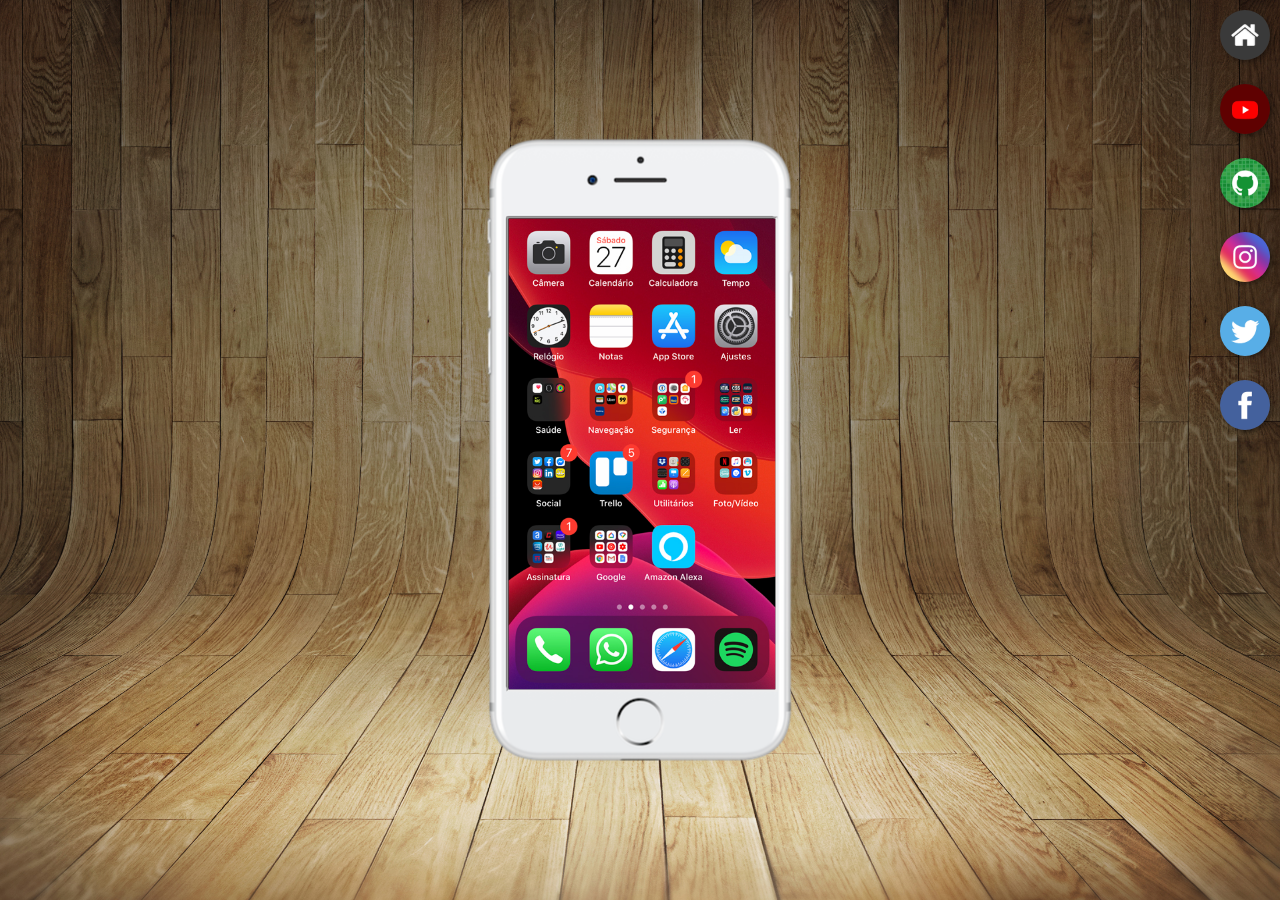
<file: index.html>
<!DOCTYPE html>
<html lang="pt-br">
<head>
    <meta charset="UTF-8">
    <meta name="viewport" content="width=device-width, initial-scale=1.0">
    <link rel="shortcut icon" href="favicon.ico" type="image/x-icon">
    <link rel="stylesheet" href="estilos/style.css">
    <title>Projeto Redes Sociais</title>
</head>
<body>
    <main>
        <section id="telefone">
            <iframe src="home.html" name="tela" id="tela">
                Seu navegador não é compatível
            </iframe>
        </section>

        <section id="redes-sociais">
            <a href="home.html" target="tela"><img src="imagens/logo-home.jpg" alt="Home"></a> <br>

            <a href="youtube.html" target="tela"><img src="imagens/logo-youtube.jpg" alt="Youtube"></a> <br>

            <a href="github.html" target="tela"><img src="imagens/logo-github.jpg" alt="Github"></a> <br>

            <a href="instagram.html" target="tela"><img src="imagens/logo-instagram.jpg" alt="Instagram"></a> <br>

            <a href="twitter.html" target="tela"><img src="imagens/logo-twitter.jpg" alt="Twitter"></a> <br>

            <a href="facebook.html" target="tela"><img src="imagens/logo-facebook.jpg" alt="Facebook"></a>
        </section>
    </main>
</body>
</html>
</file>
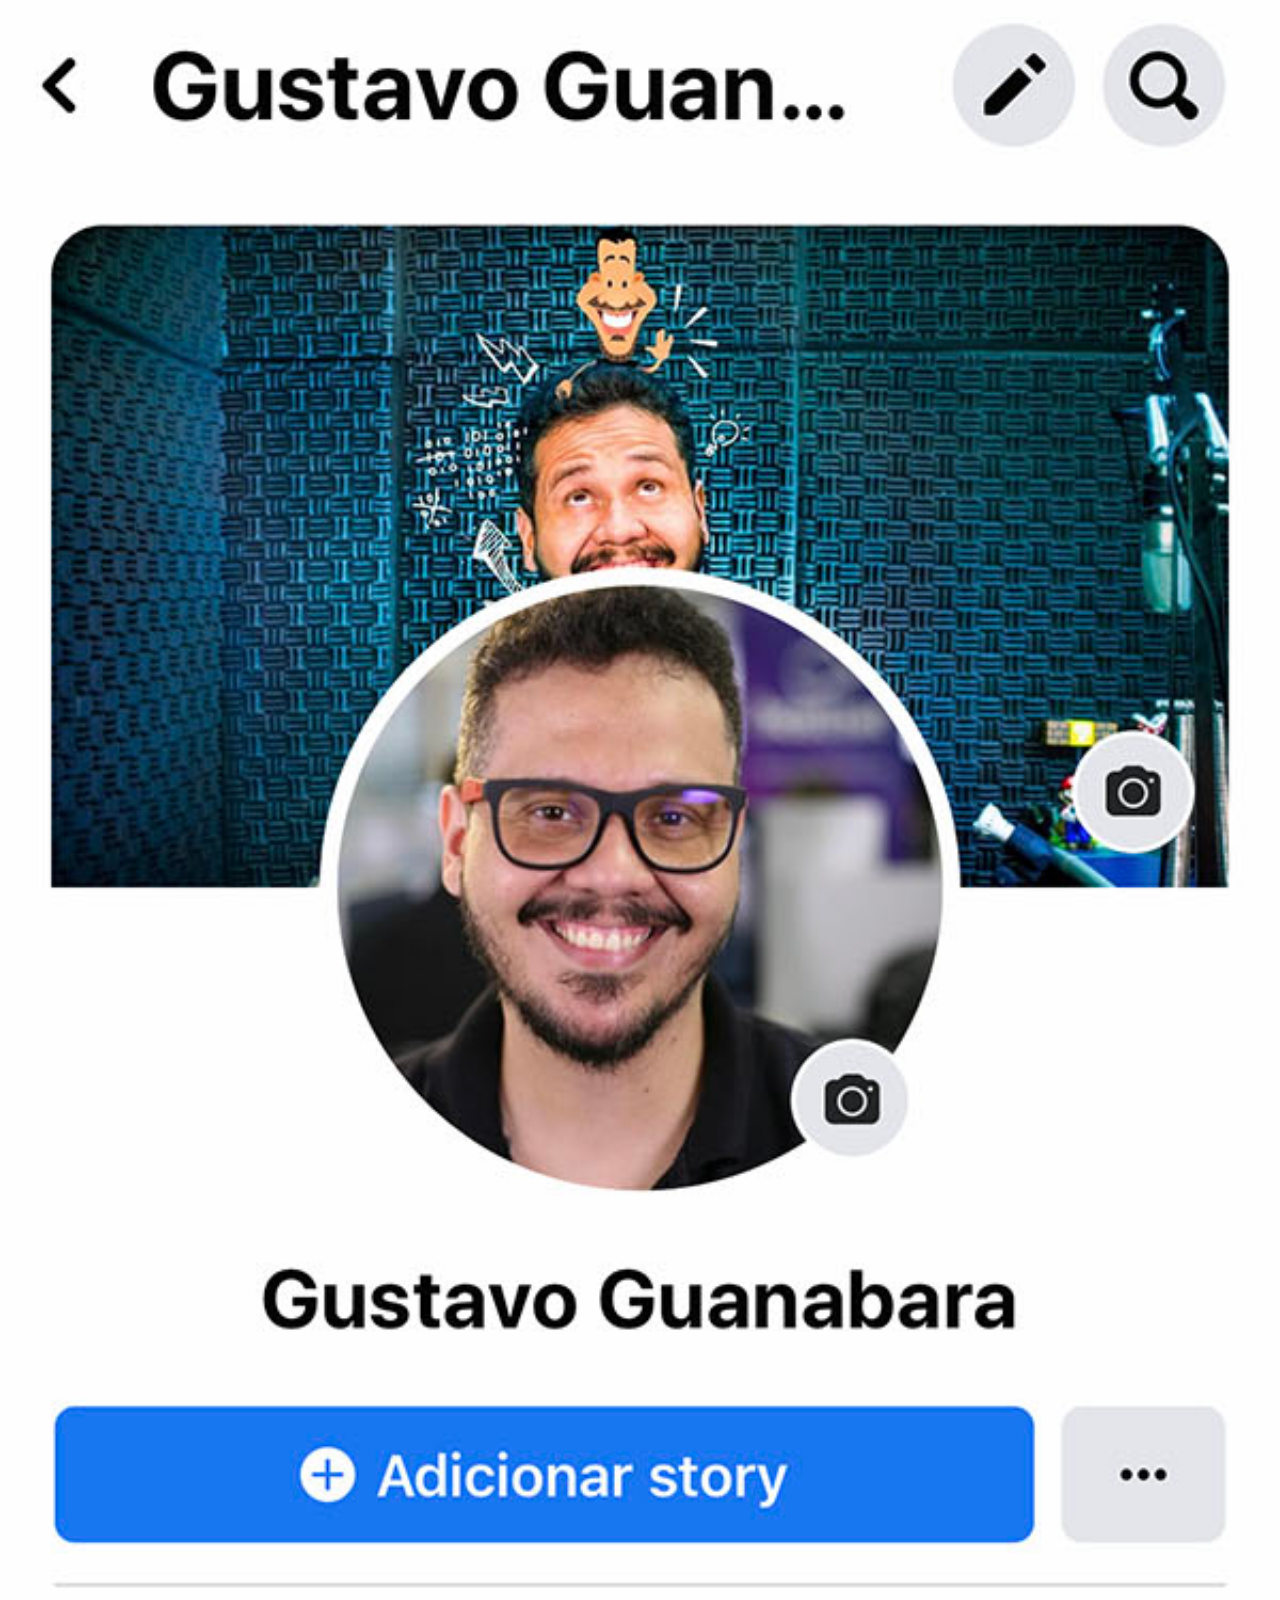
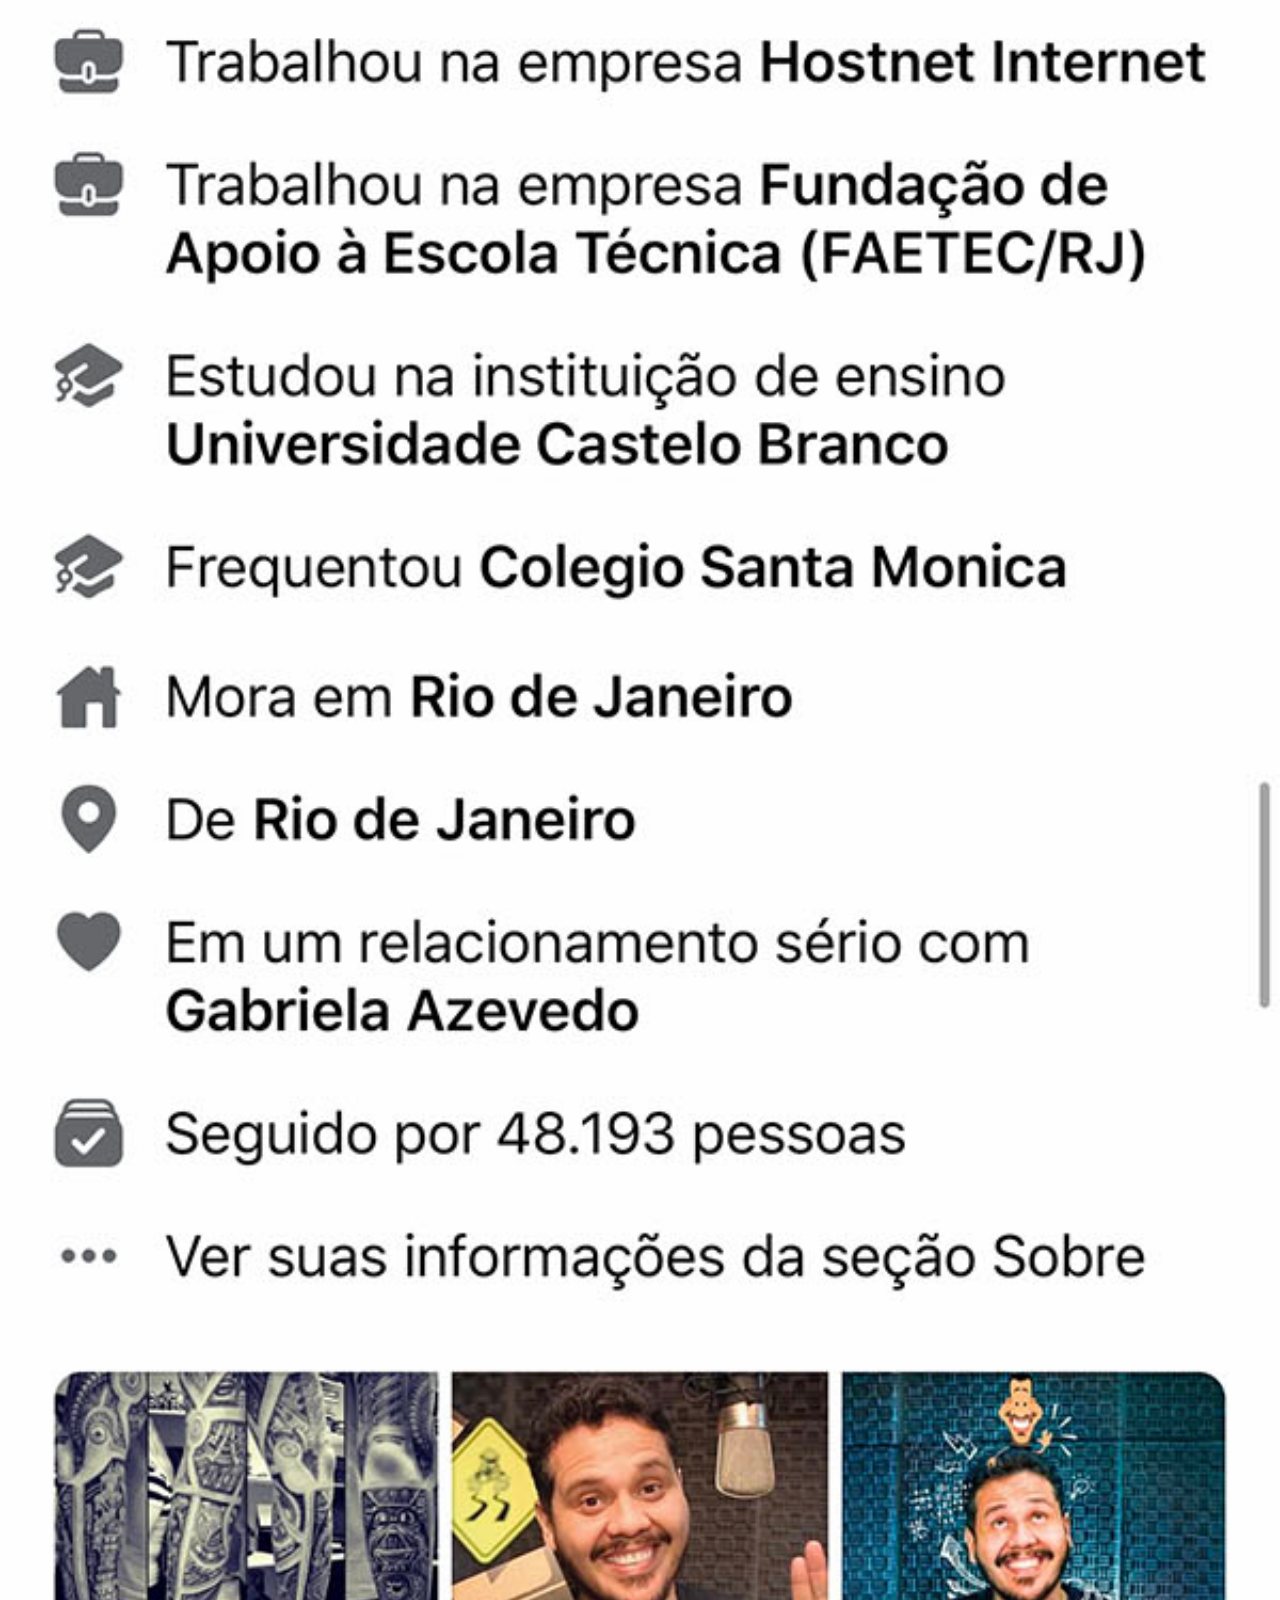
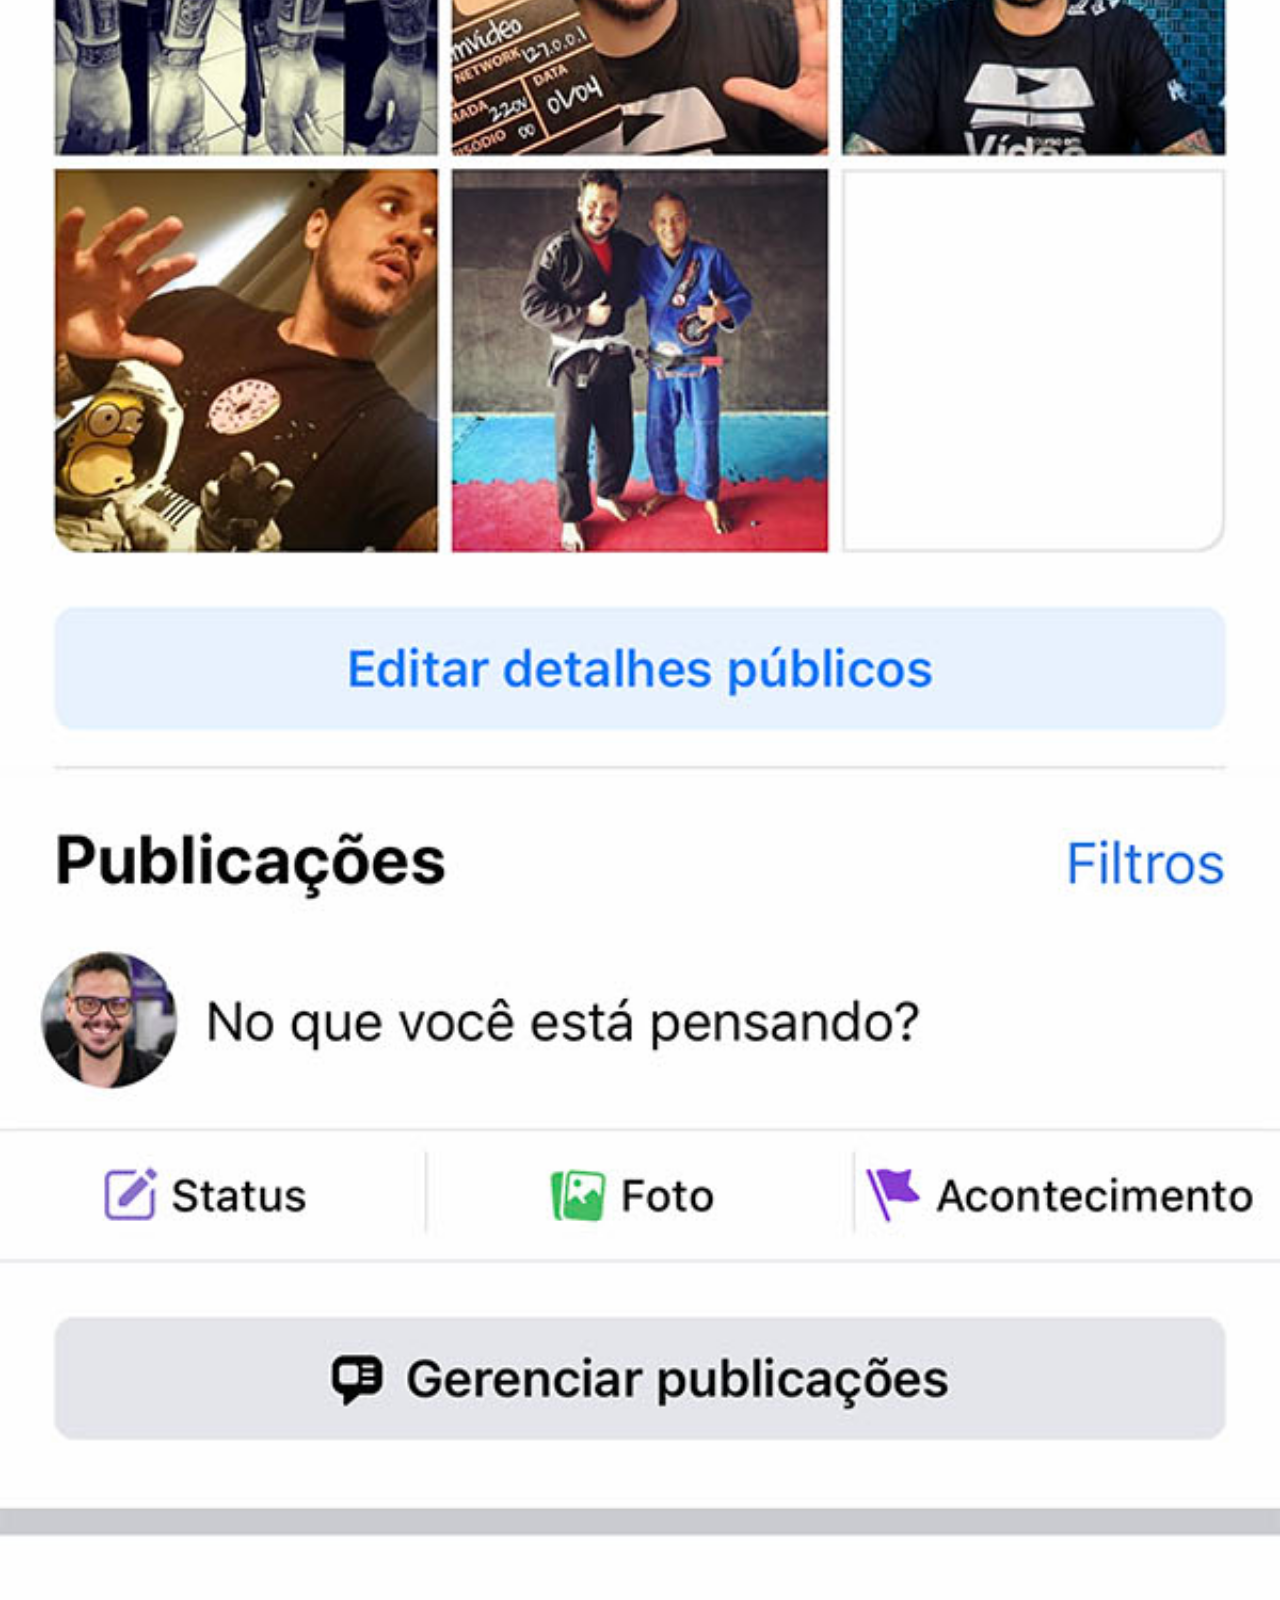
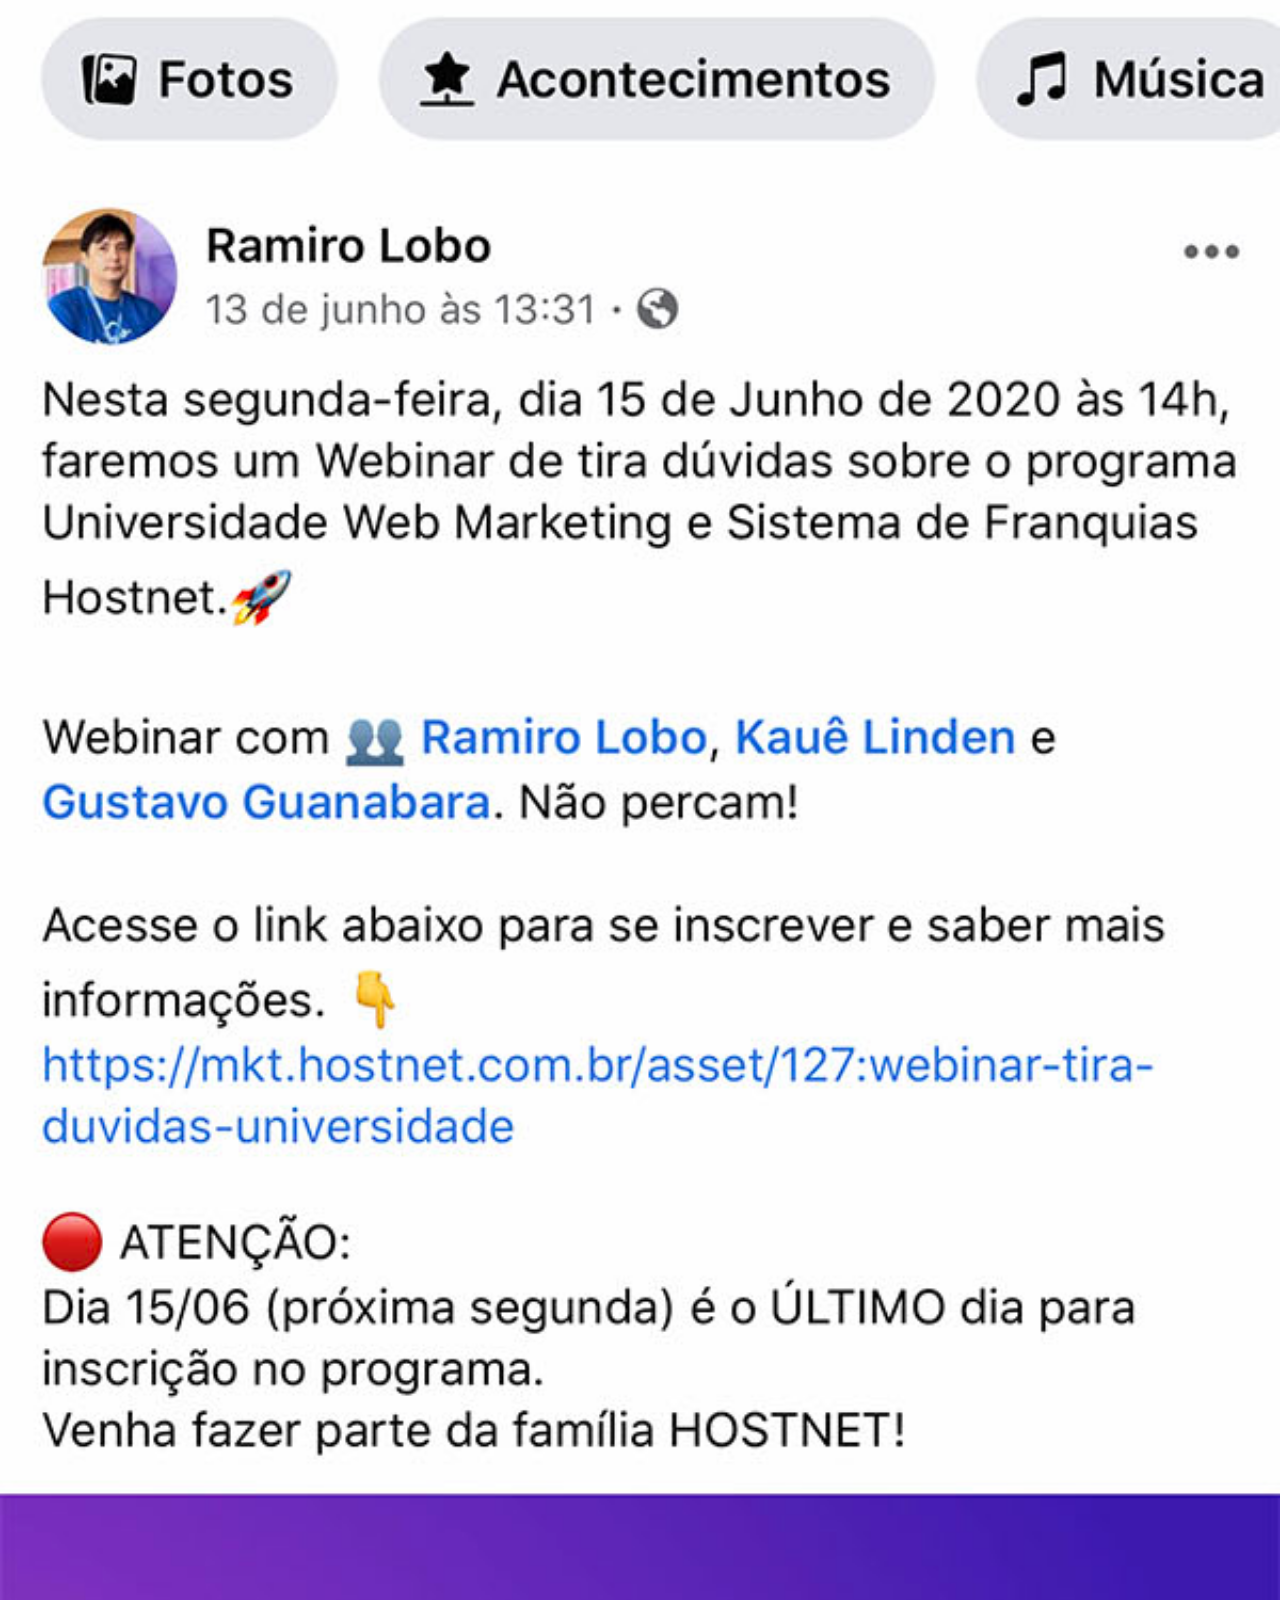
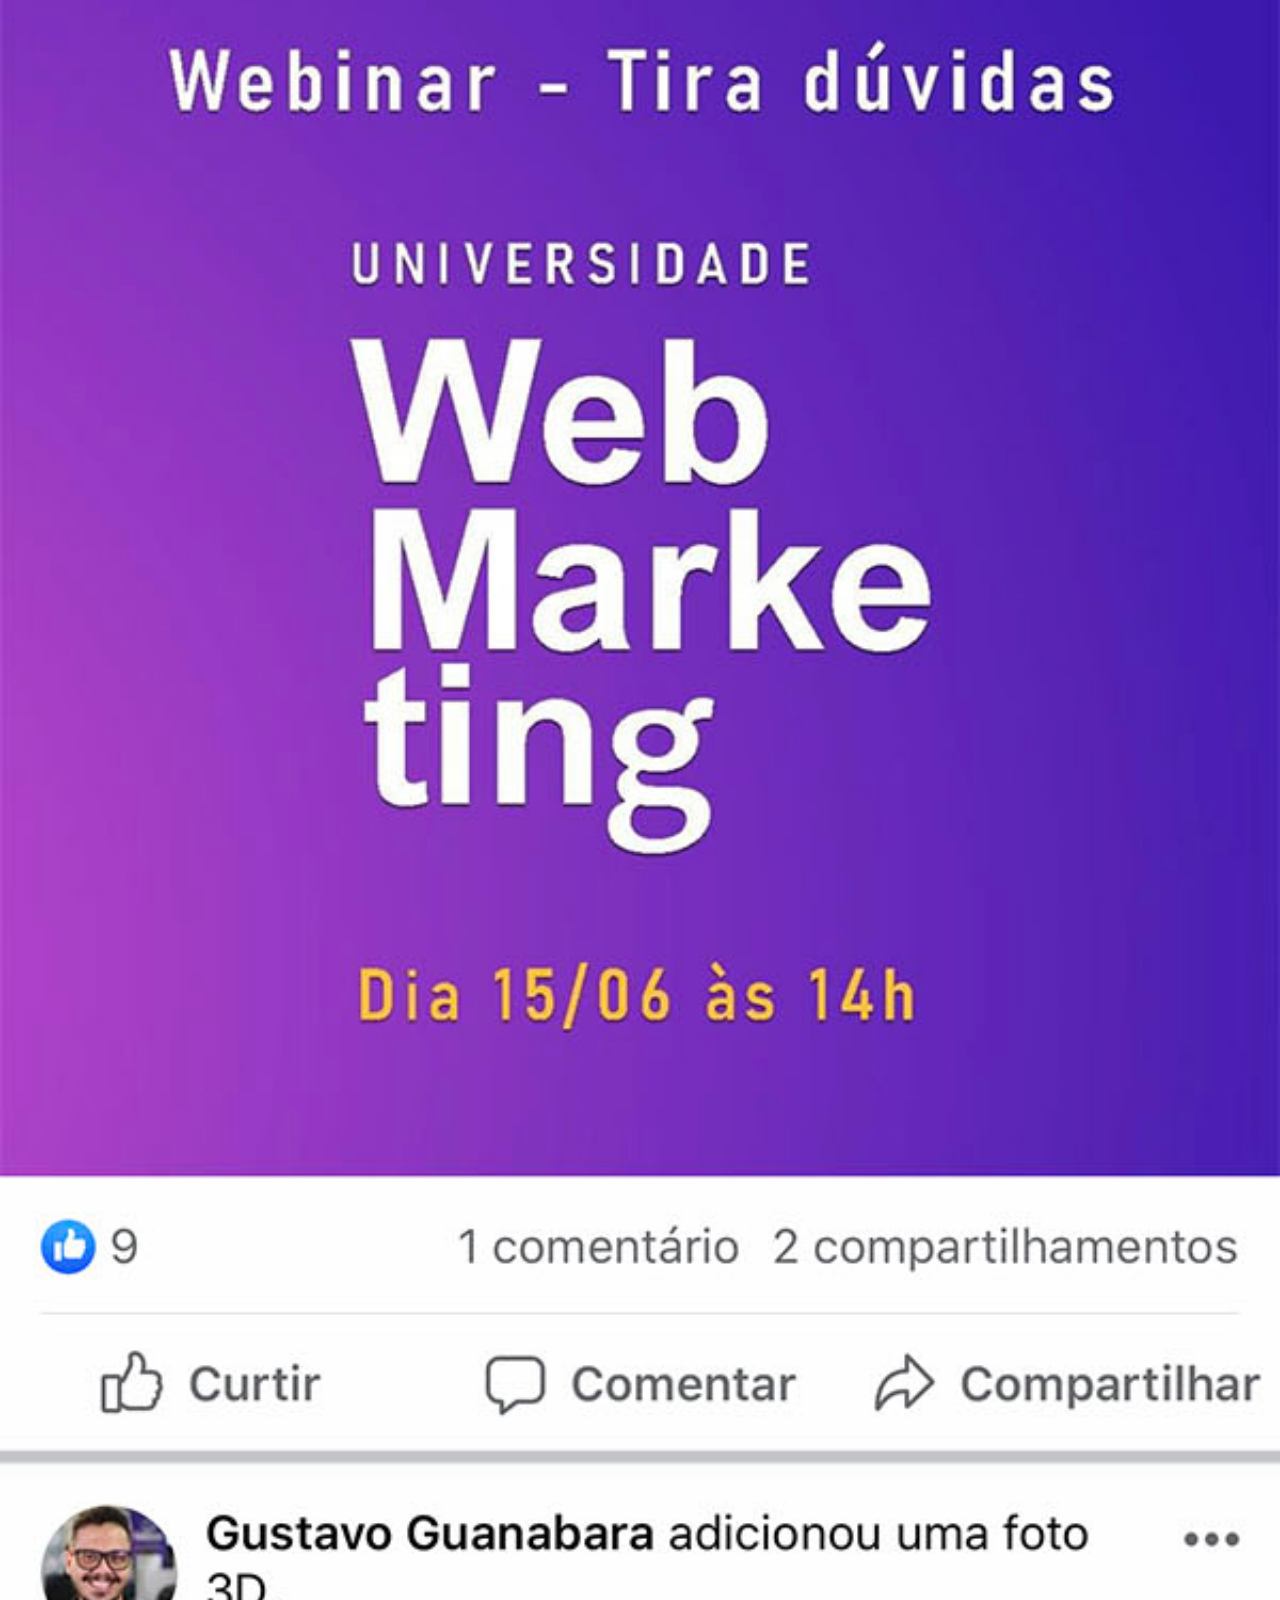
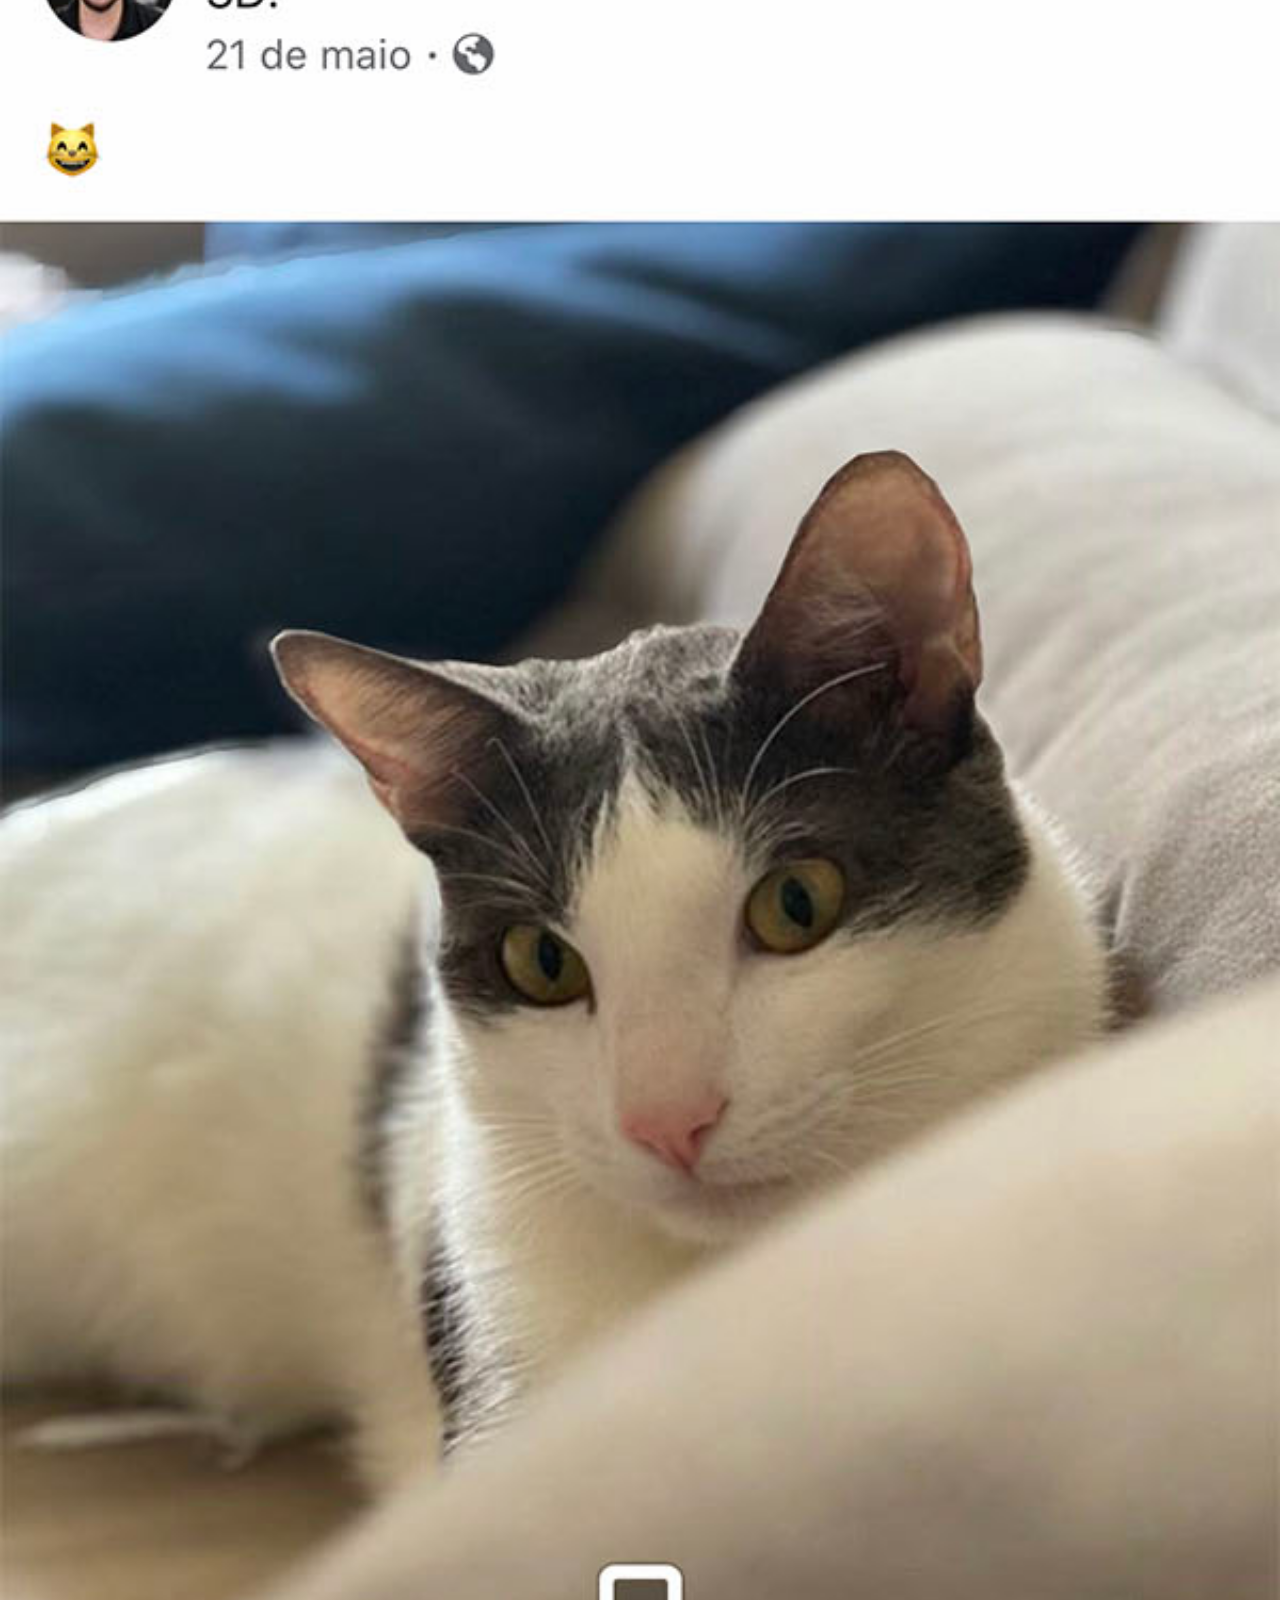
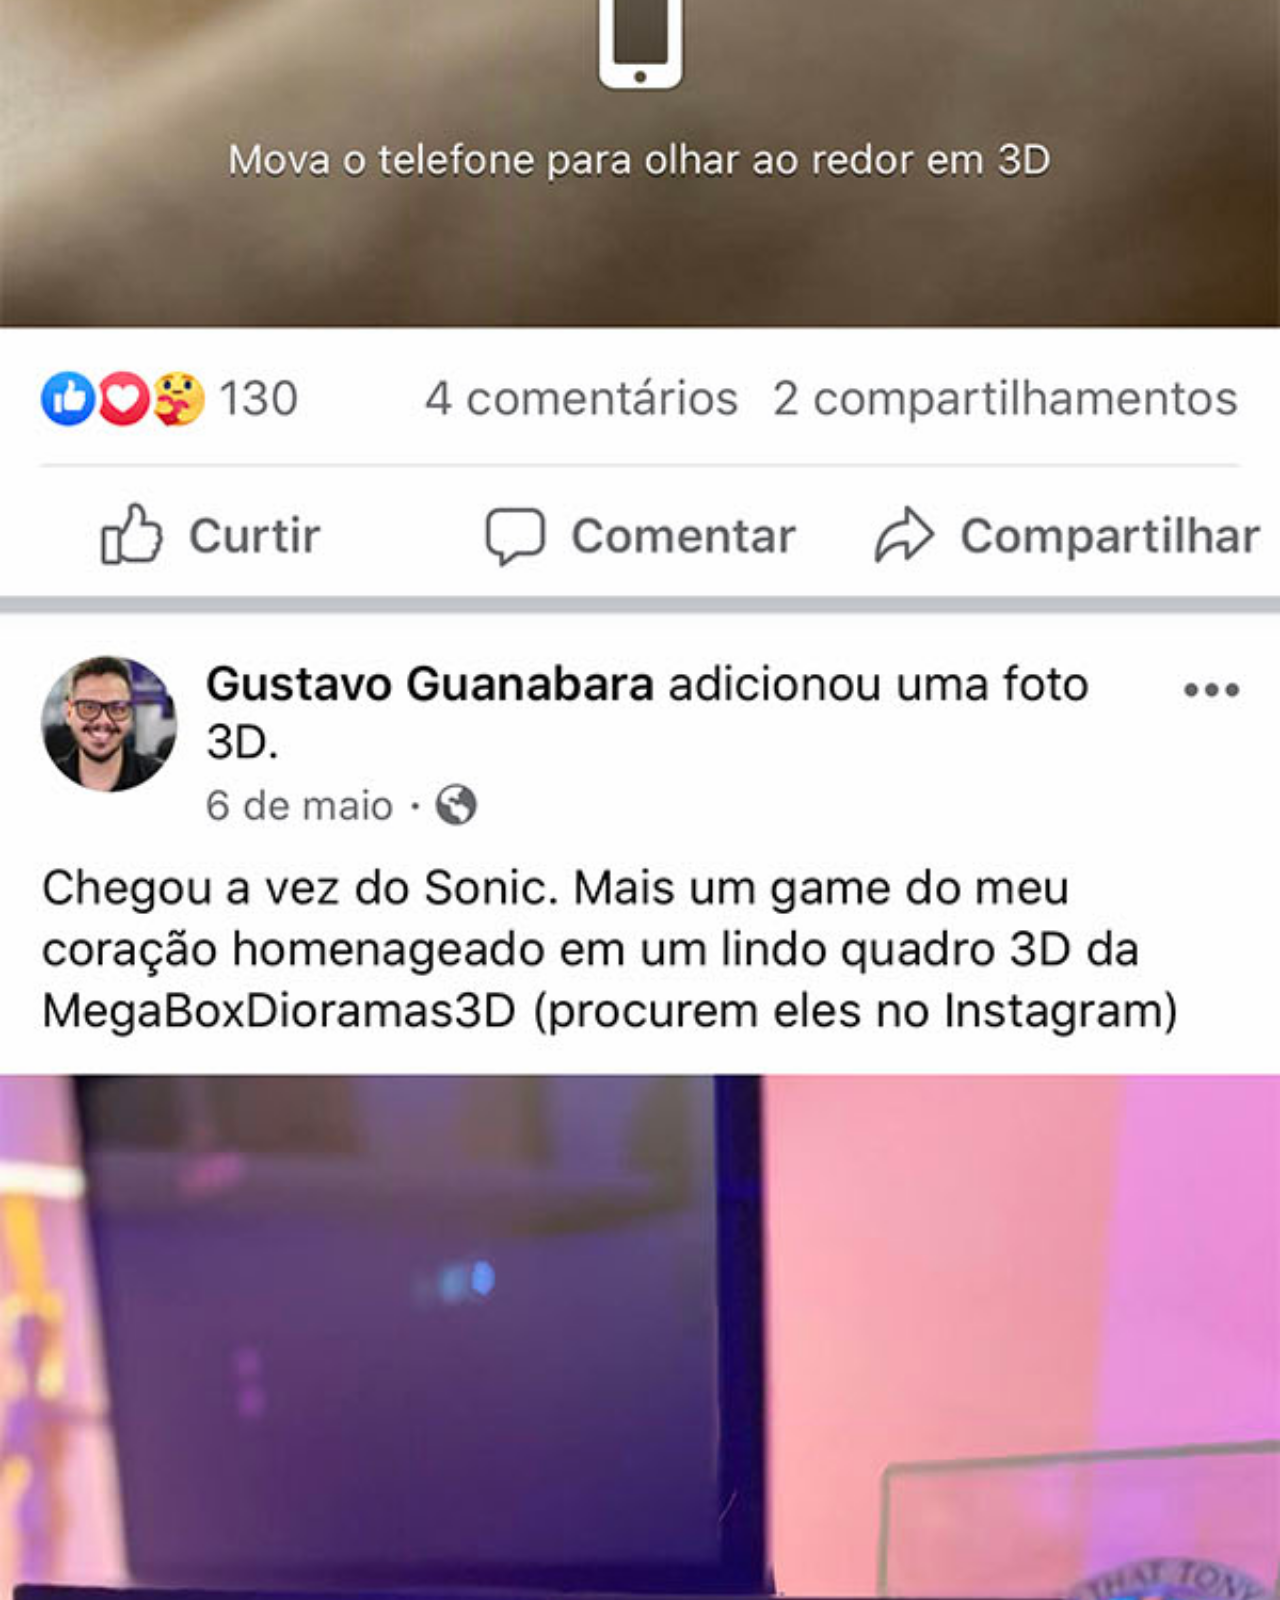
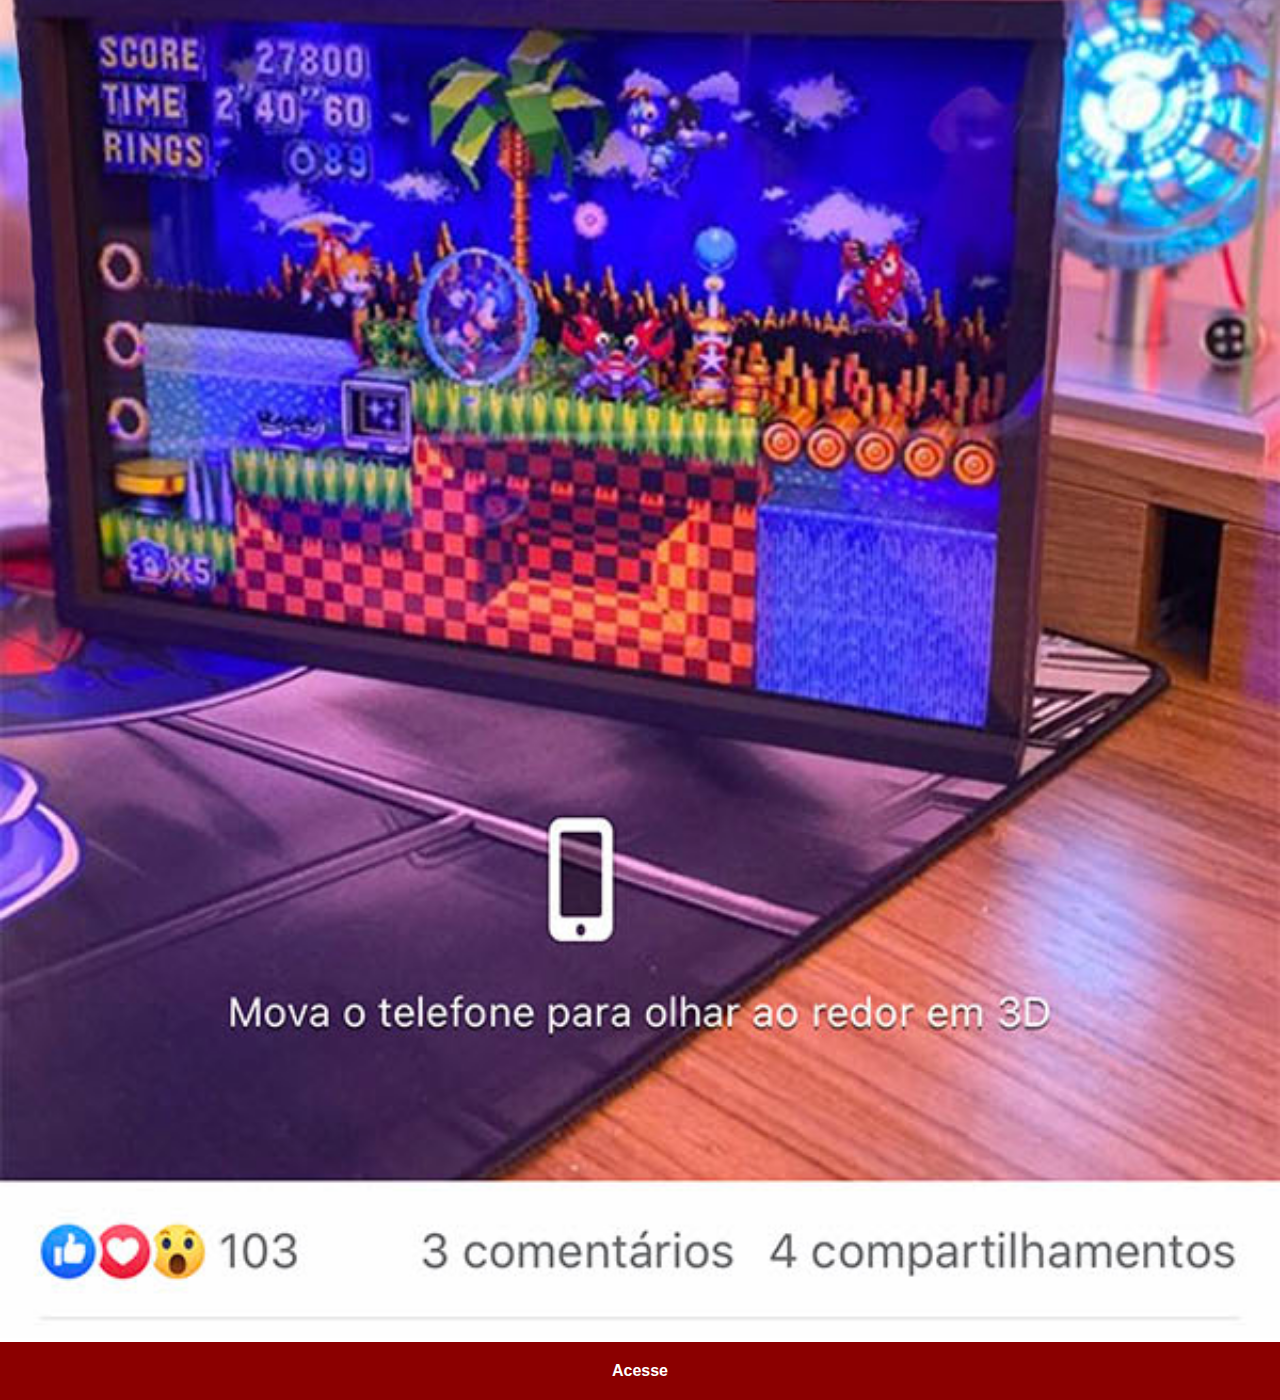
<file: facebook.html>
<!DOCTYPE html>
<html lang="pt-br">
<head>
    <meta charset="UTF-8">
    <meta name="viewport" content="width=device-width, initial-scale=1.0">
    <title>Facebook</title>
    <link rel="stylesheet" href="estilos/social.css">
</head>
<body>
    <img src="imagens/tela-facebook.jpg" alt="Facebook">
    <a href="#" target="_blank">Acesse</a>
</body>
</html>
</file>
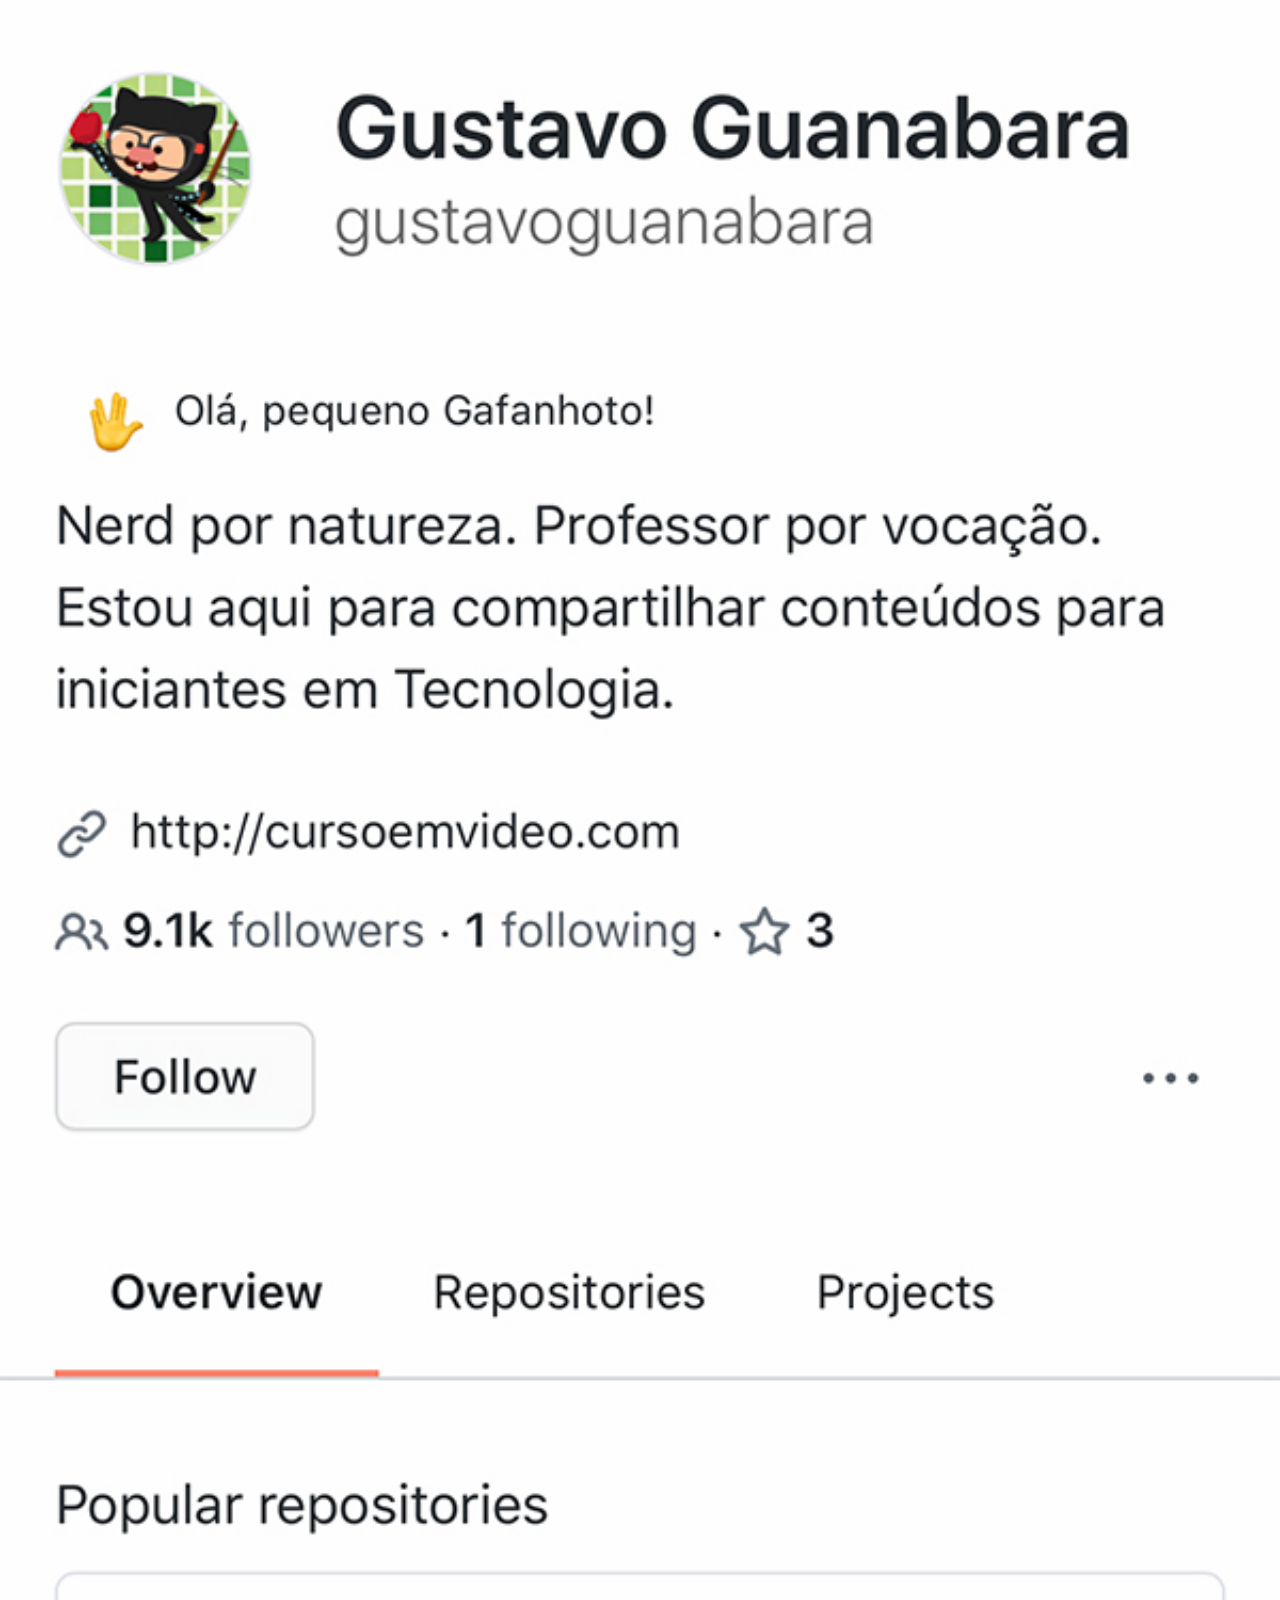
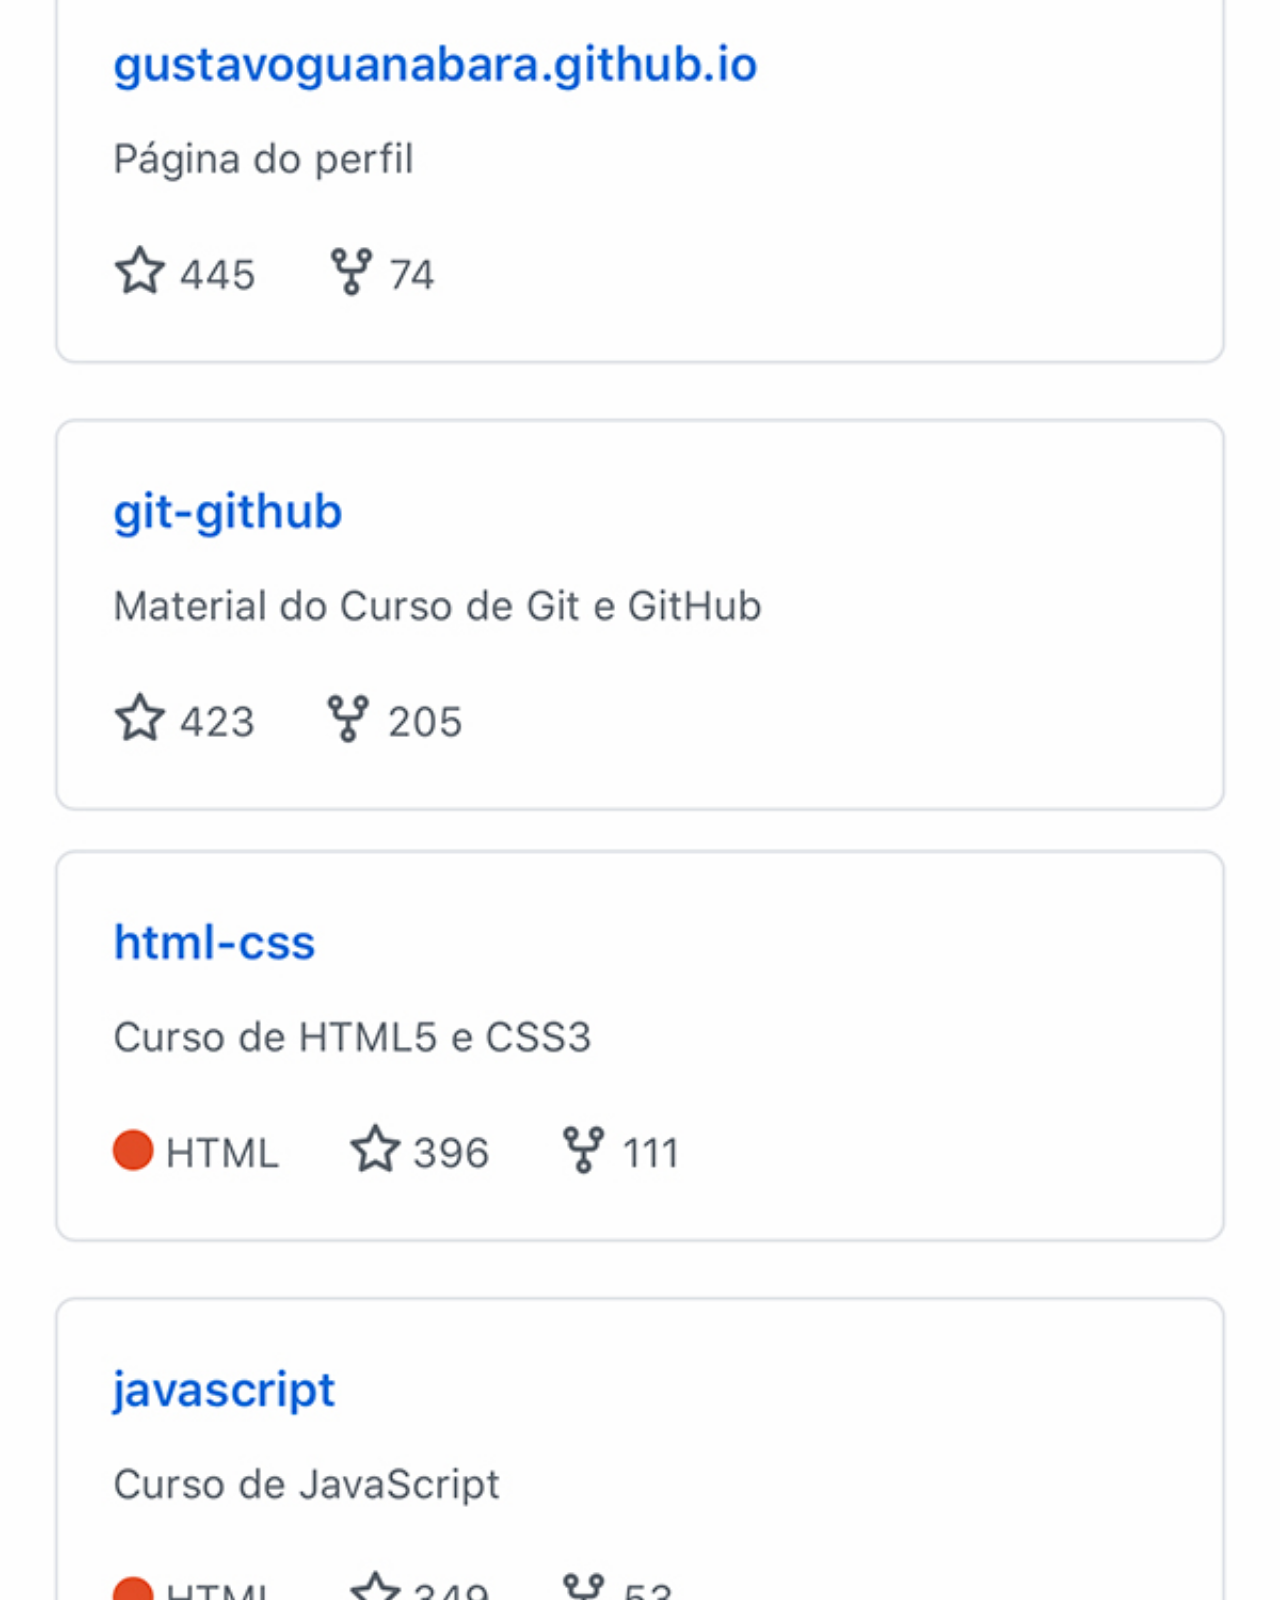
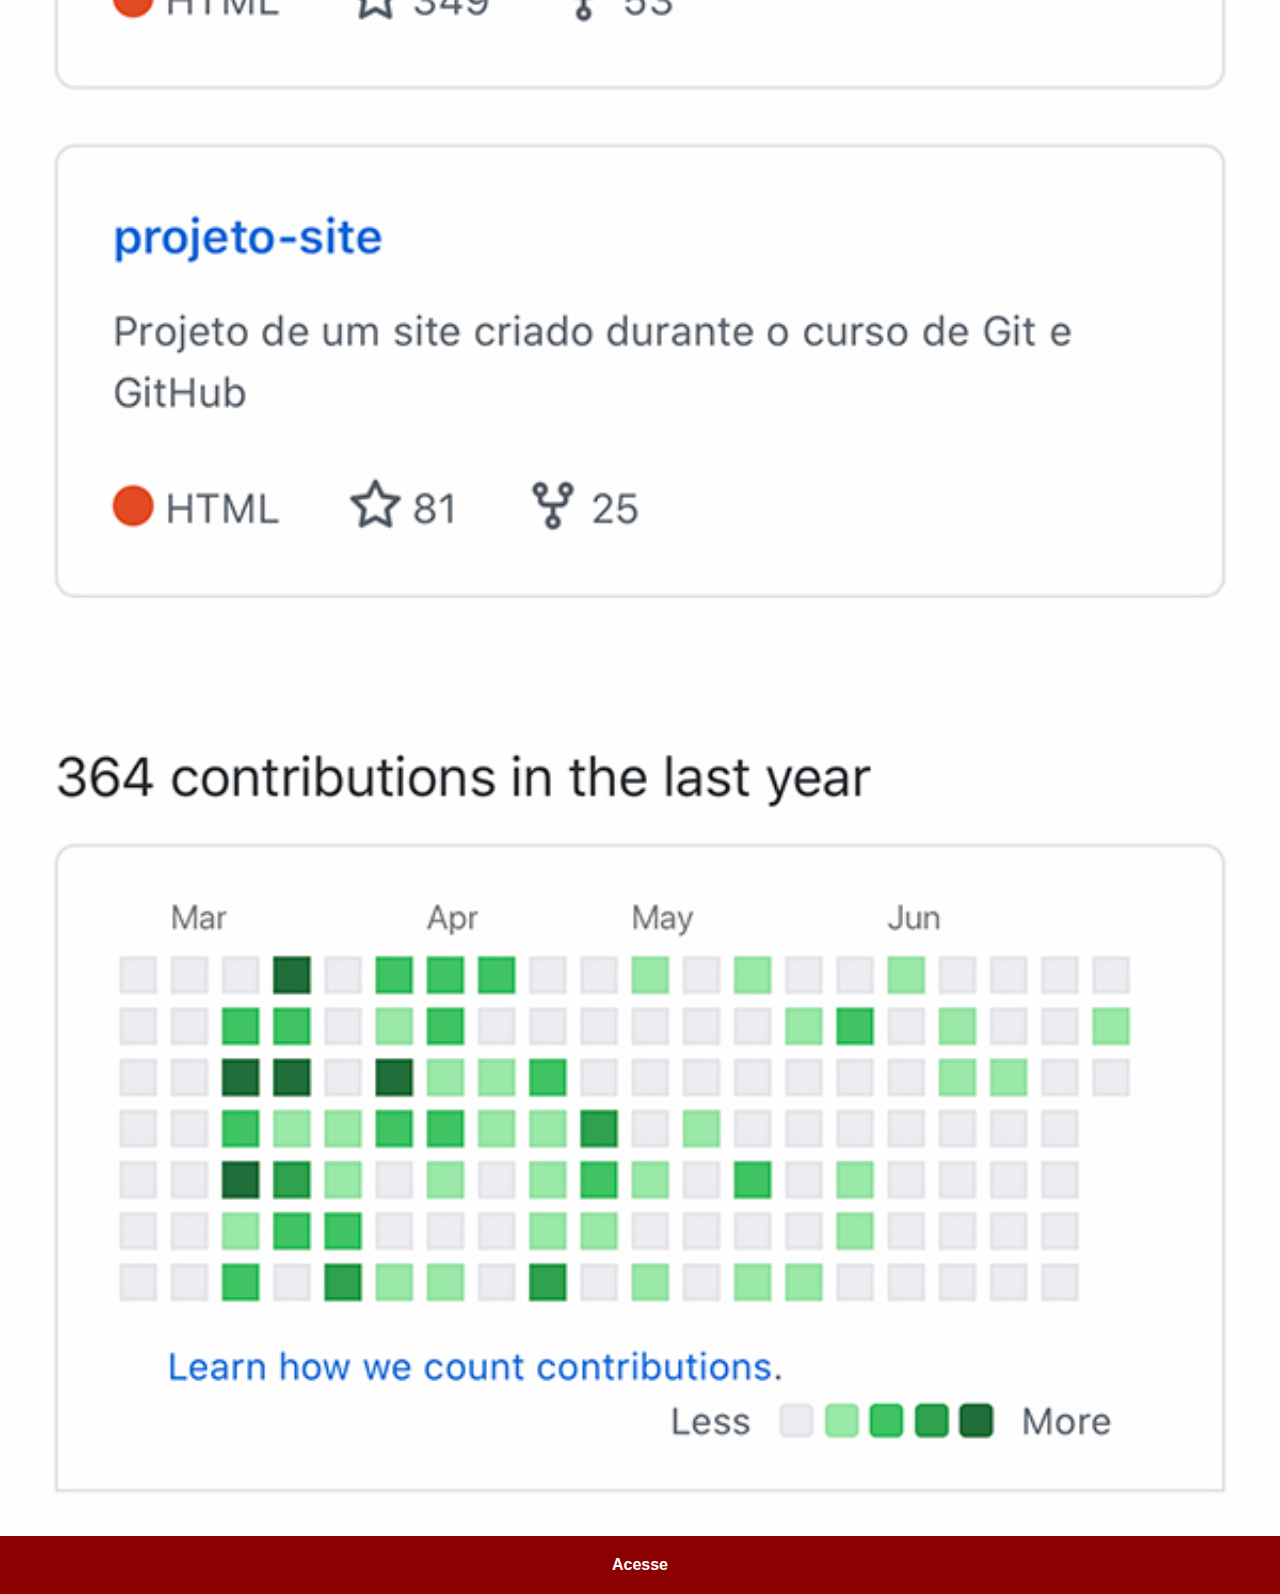
<file: github.html>
<!DOCTYPE html>
<html lang="pt-br">
<head>
    <meta charset="UTF-8">
    <meta name="viewport" content="width=device-width, initial-scale=1.0">
    <title>Youtube</title>
    <link rel="stylesheet" href="estilos/social.css">
</head>
<body>
    <img src="imagens/tela-github.jpg" alt="GitHub">
    <a href="https://github.com/gustavoguanabara/html-css/tree/master/exercicios" target="_blank">Acesse</a>
</body>
</html>
</file>
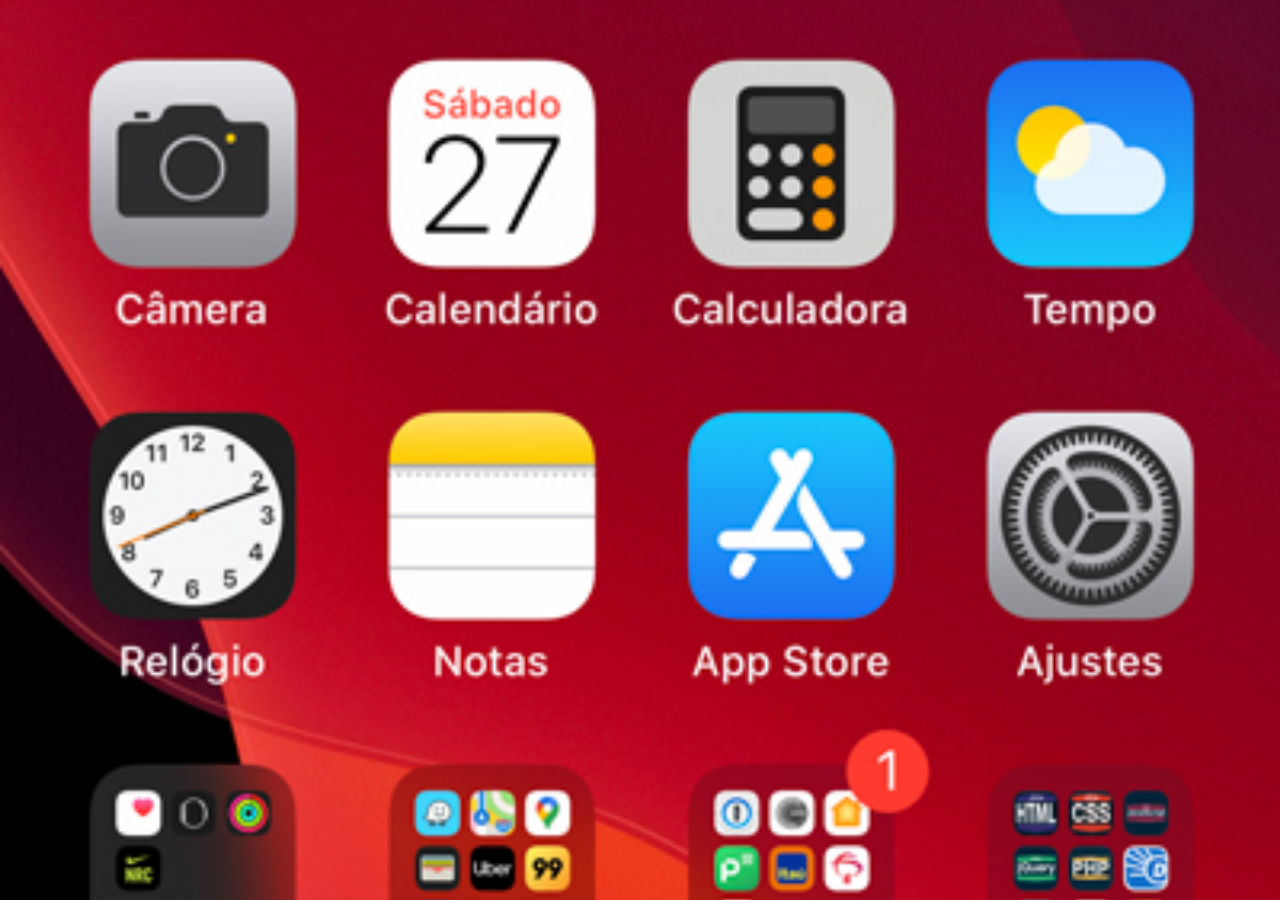
<file: home.html>
<!DOCTYPE html>
<html lang="pt-br">
<head>
    <meta charset="UTF-8">
    <meta name="viewport" content="width=device-width, initial-scale=1.0">
    <title>Home</title>
    <style>
        *{
            margin: 0px;
            padding: 0px;
        }

        body{
            width: 100vw;
            height: 100vh;
            background: black url('imagens/tela-home.jpg') no-repeat top center;
           background-size: cover;
        }
    </style>
</head>
<body>
    
</body>
</html>
</file>
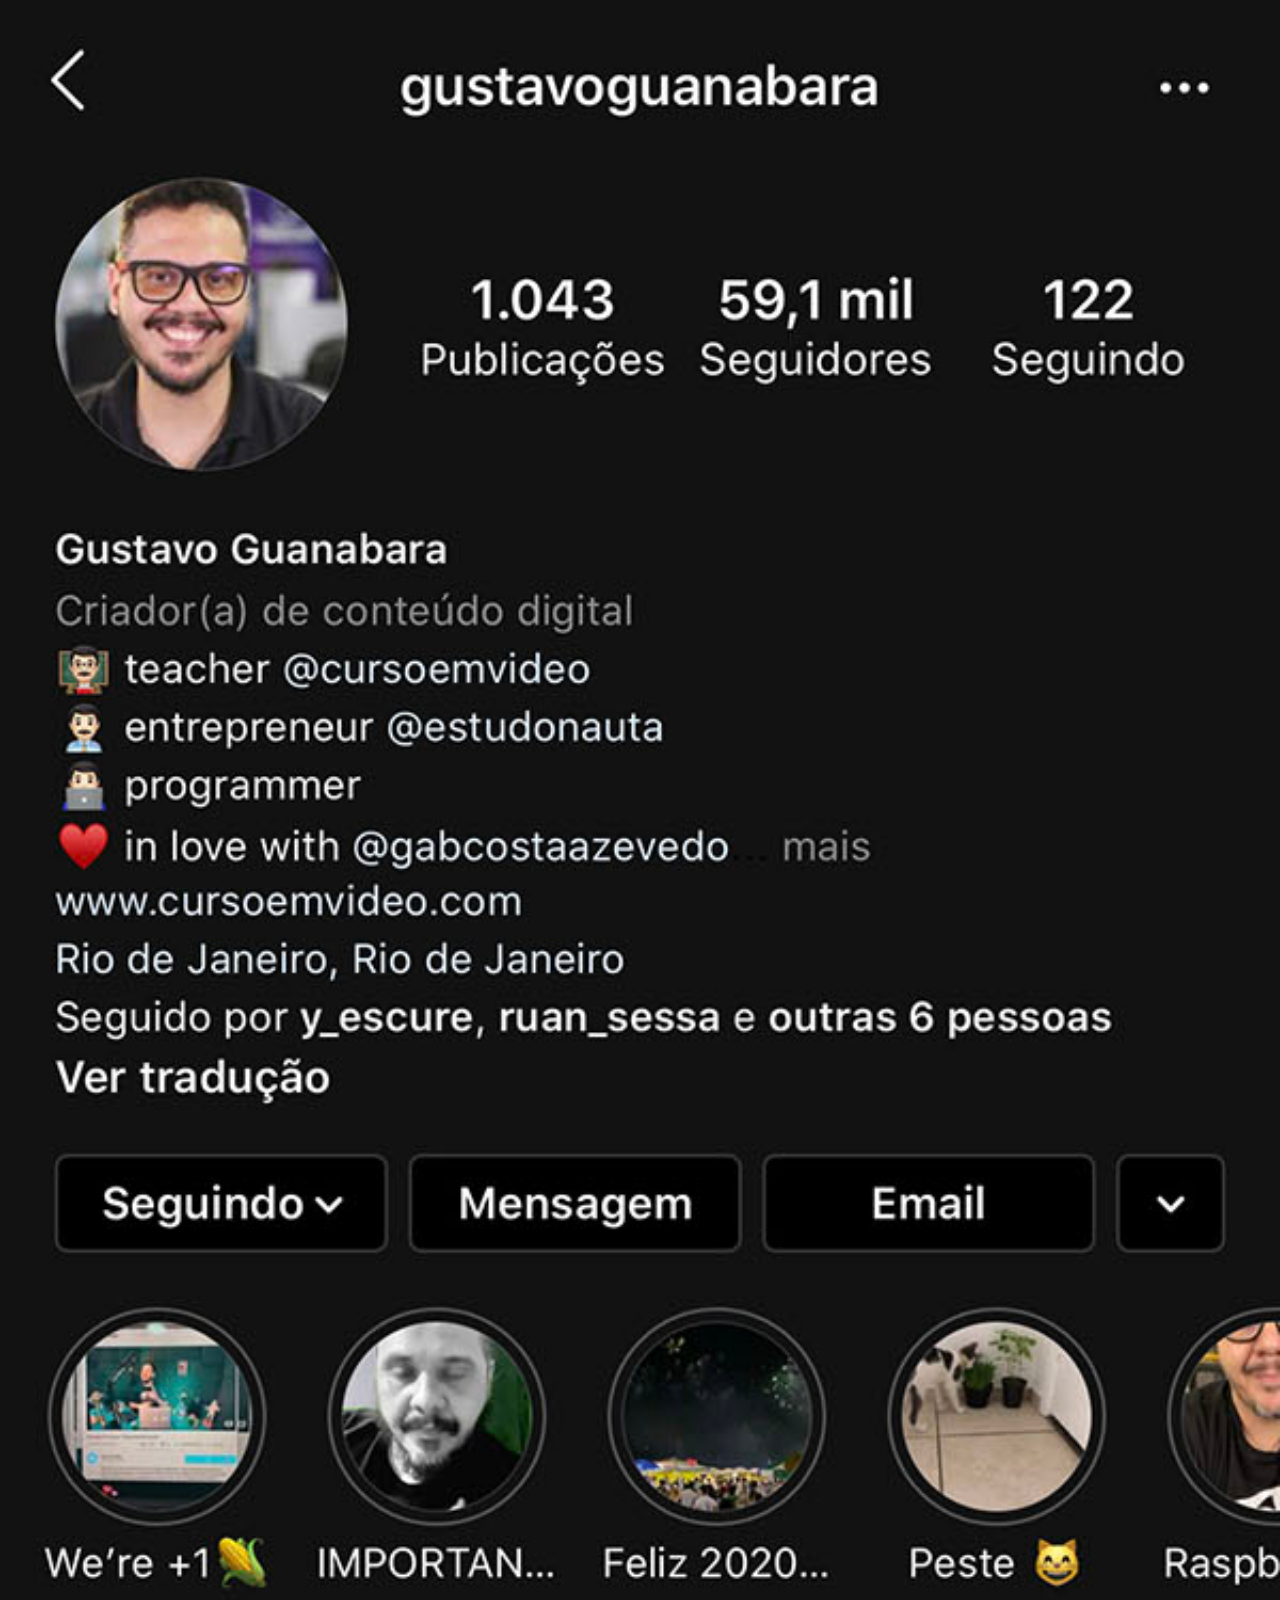
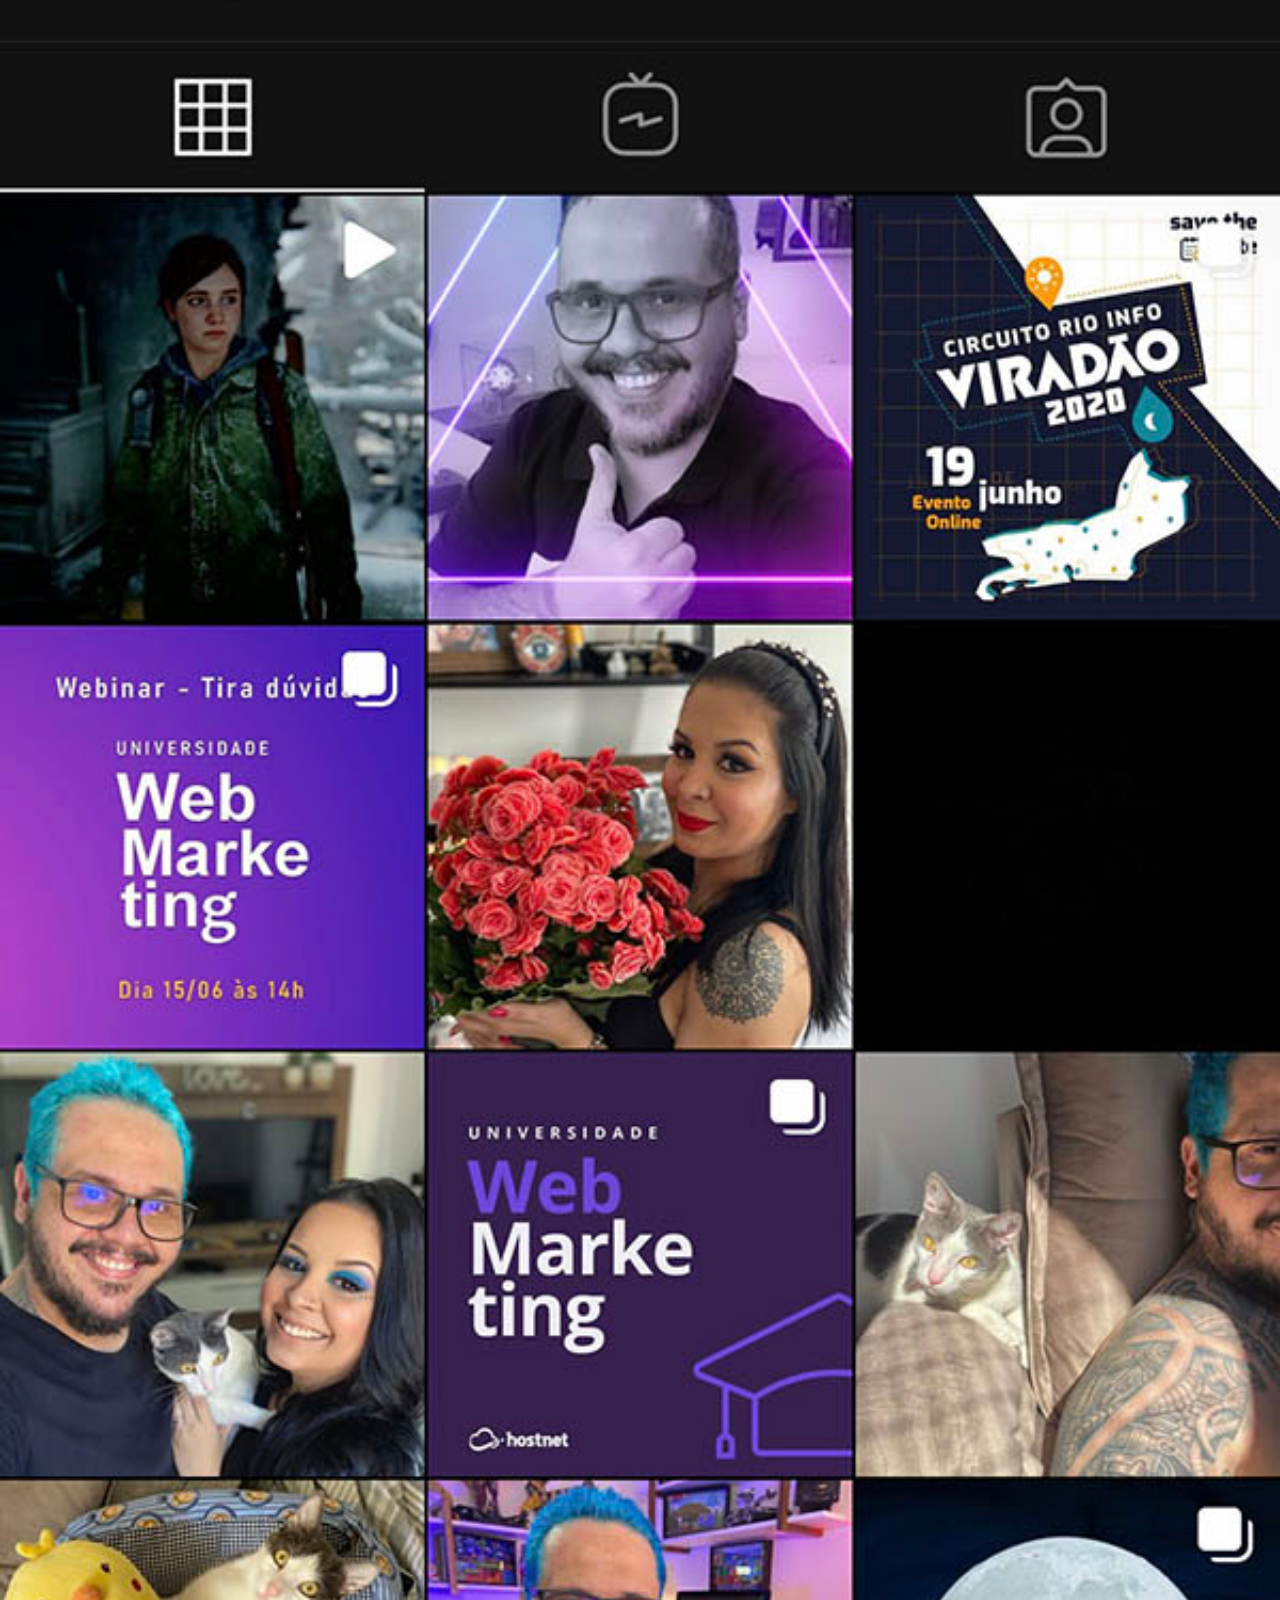
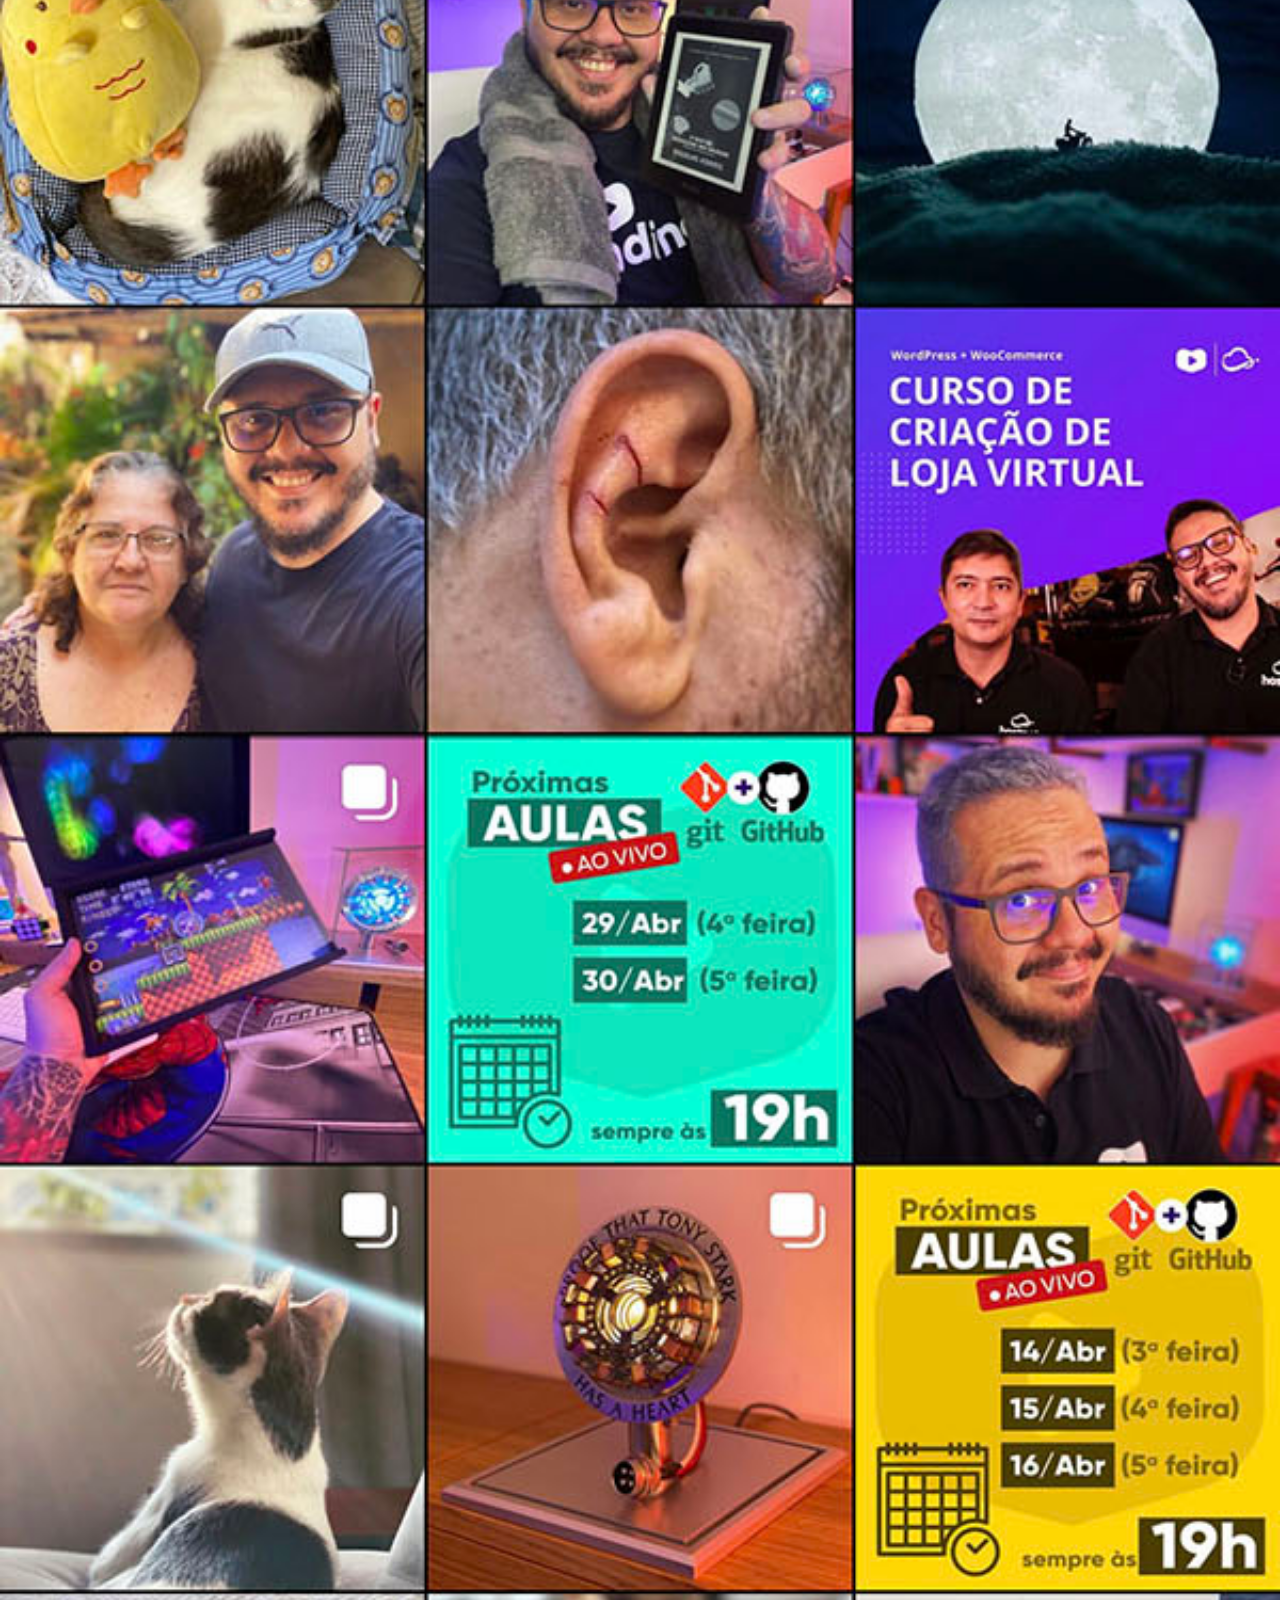
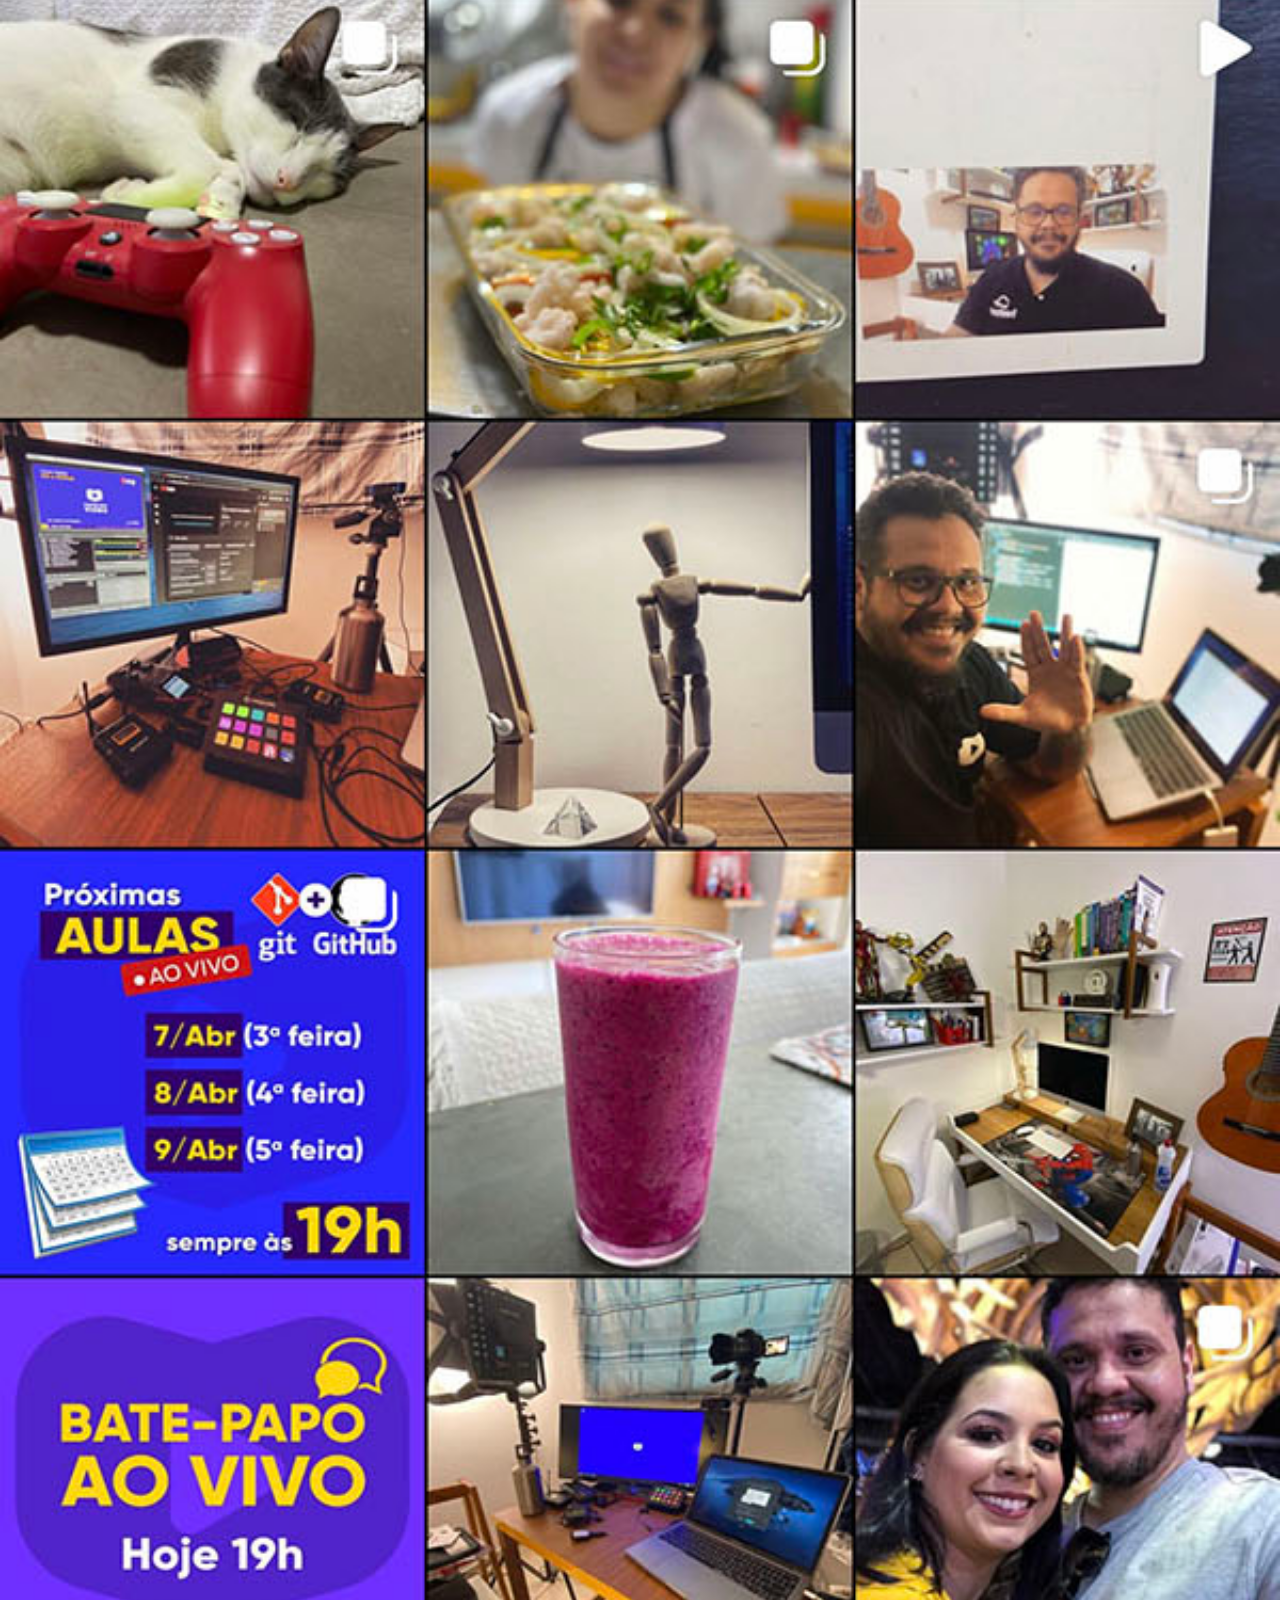
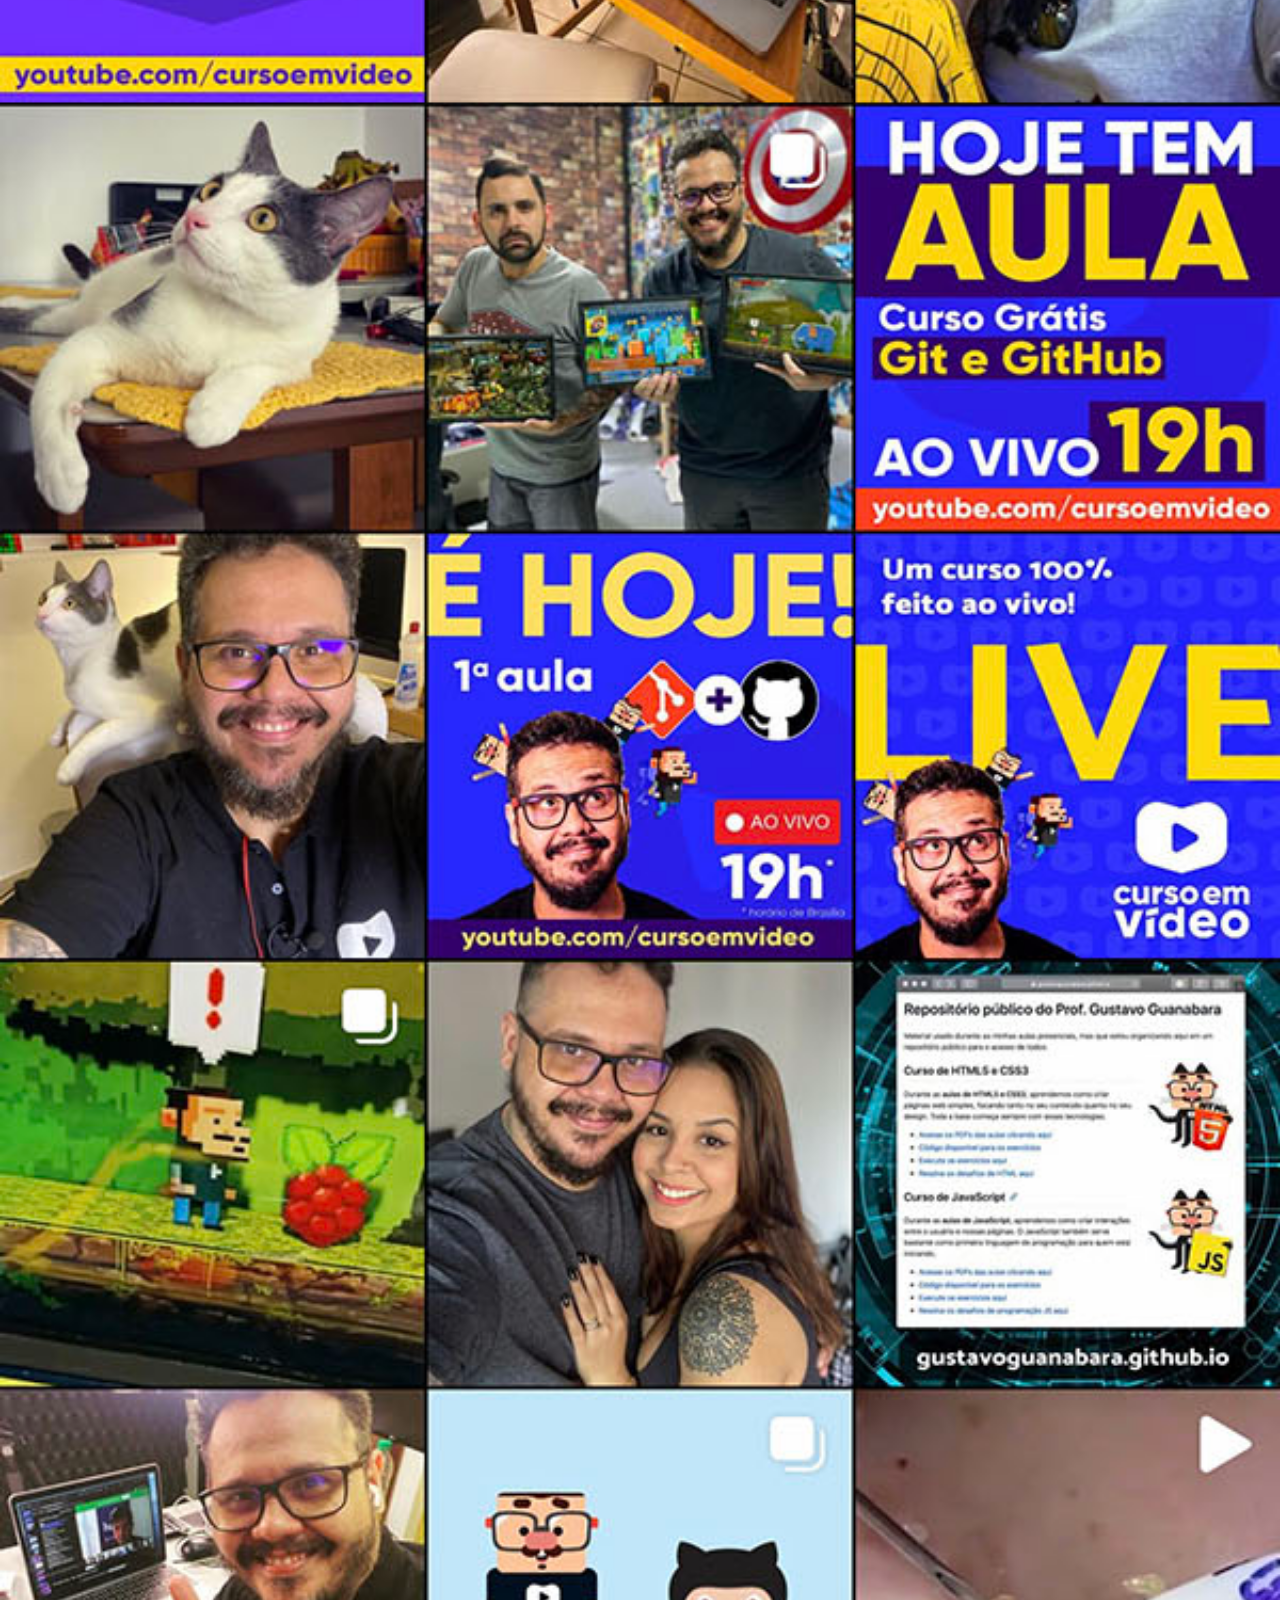
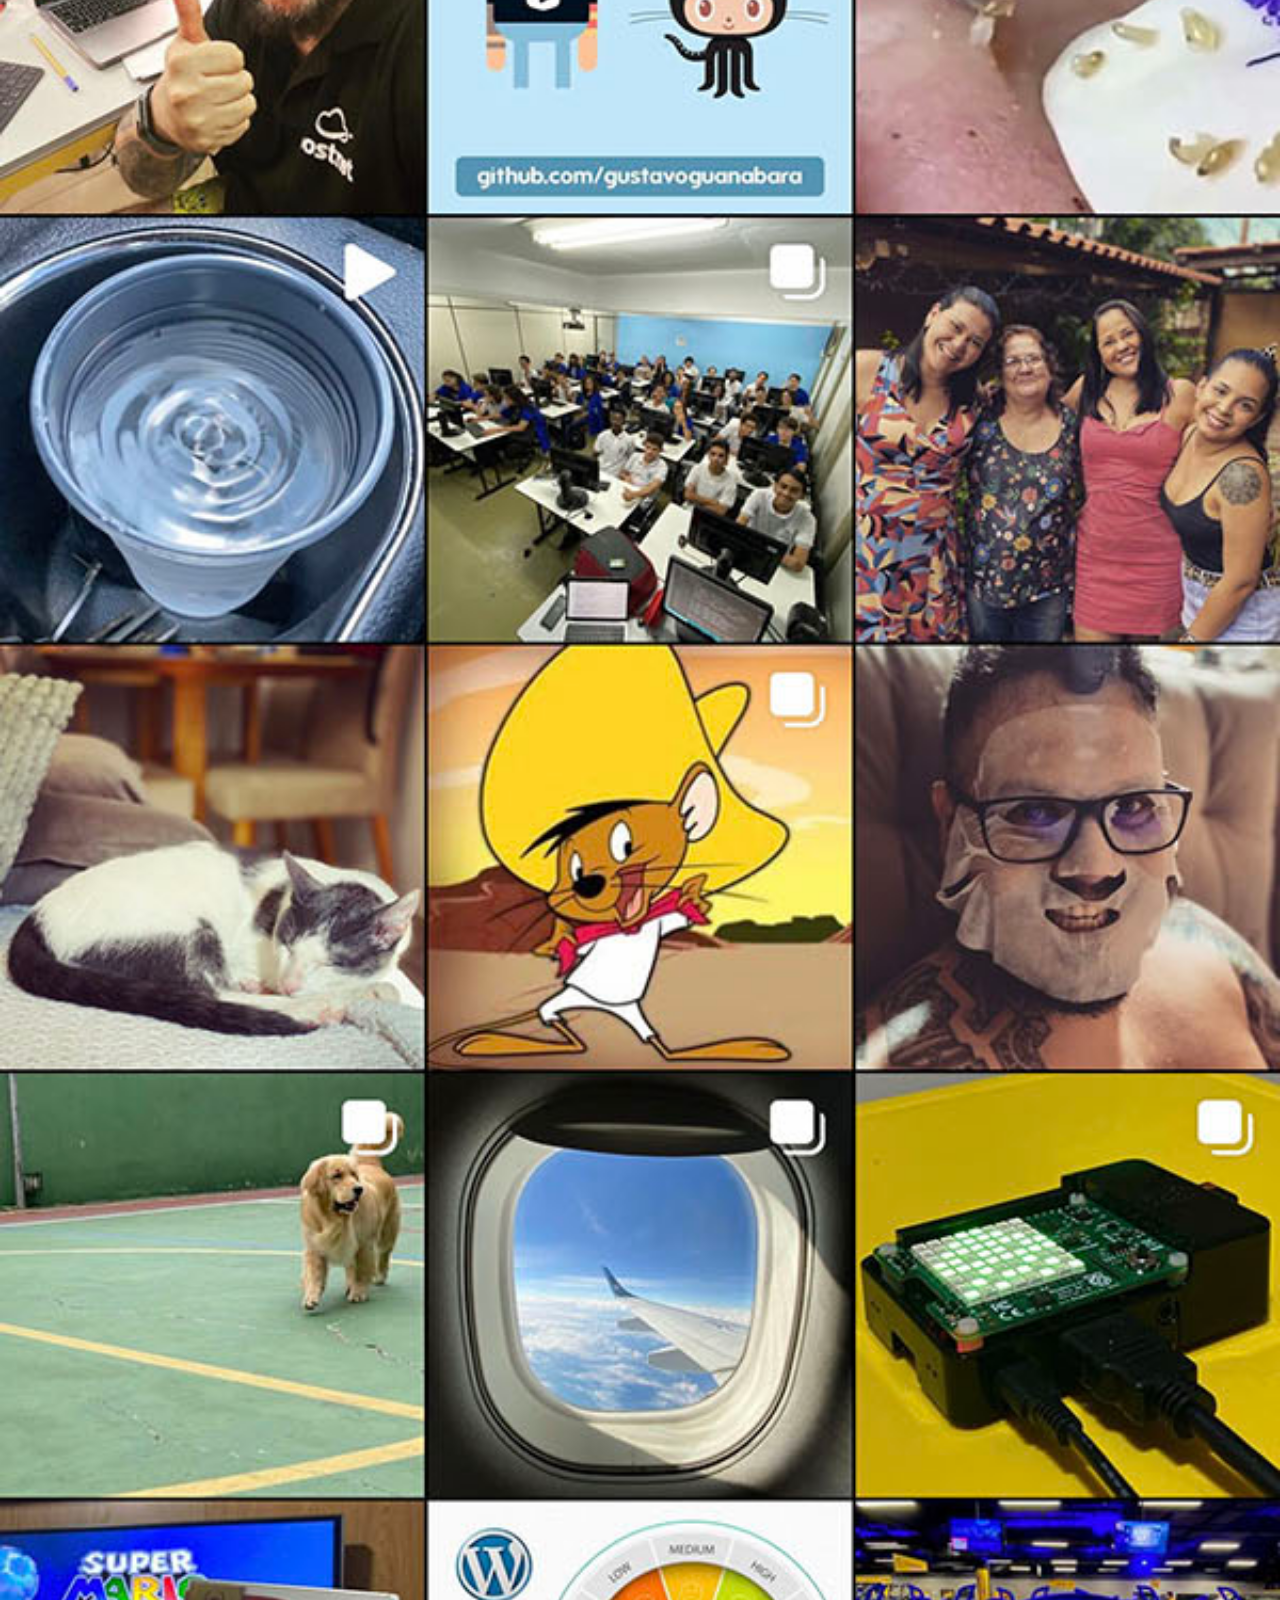
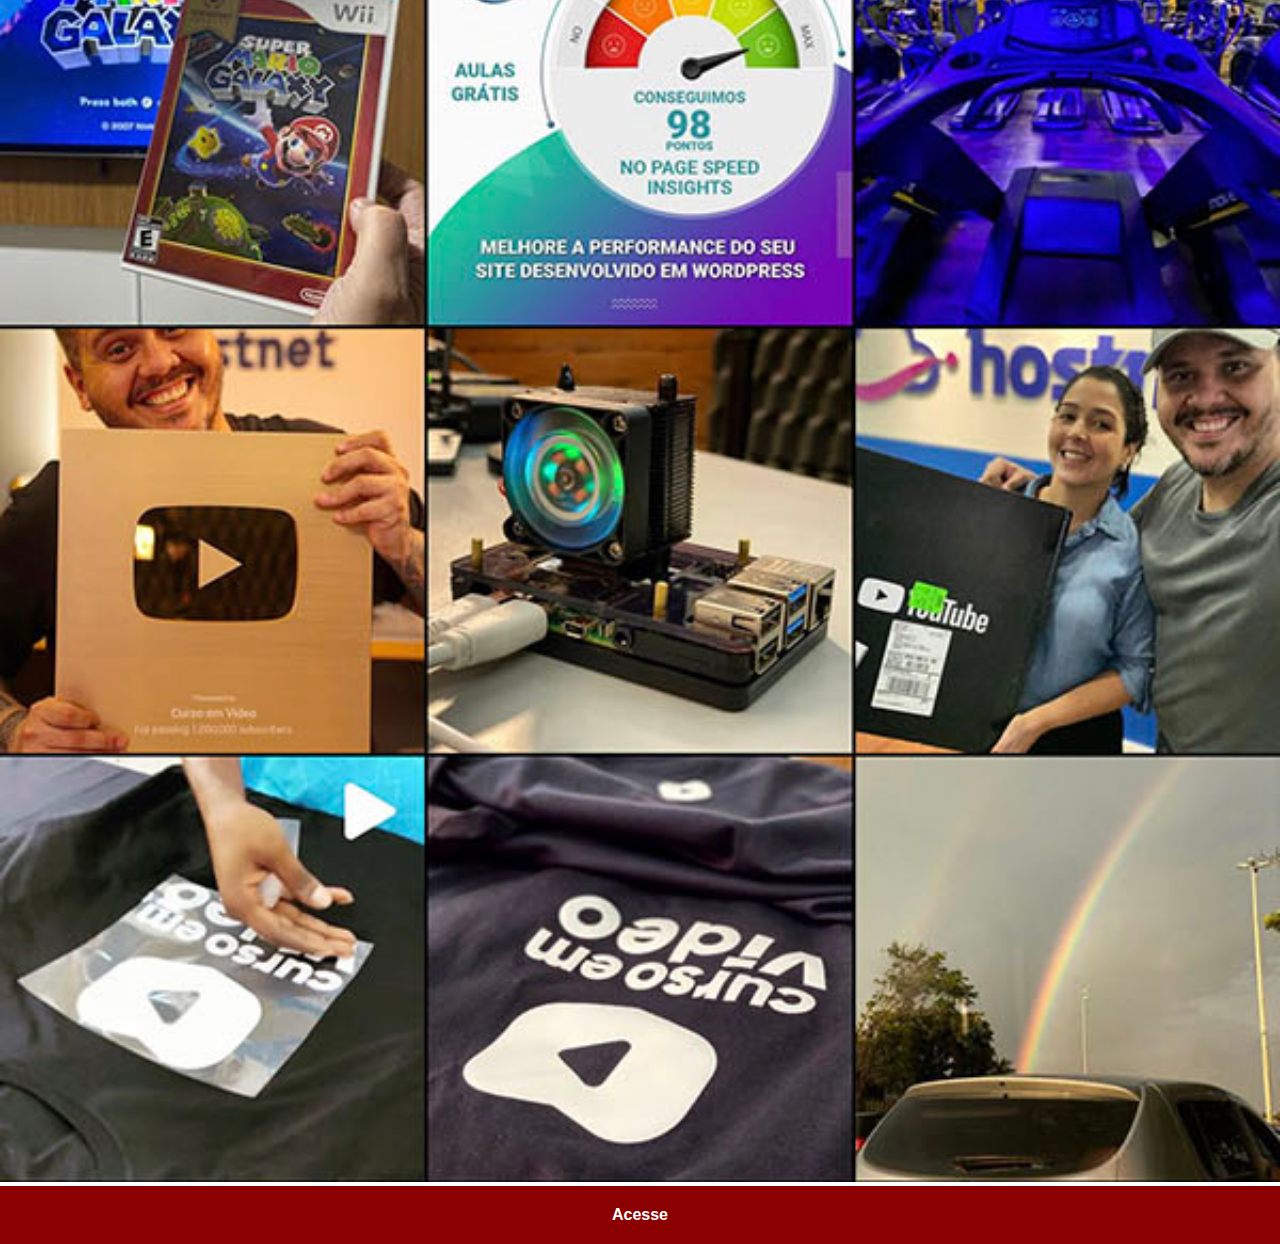
<file: instagram.html>
<!DOCTYPE html>
<html lang="pt-br">
<head>
    <meta charset="UTF-8">
    <meta name="viewport" content="width=device-width, initial-scale=1.0">
    <title>Instagram</title>
    <link rel="stylesheet" href="estilos/social.css">
</head>
<body>
    <img src="imagens/tela-instagram.jpg" alt="Instagram">
    <a href="" target="_blank">Acesse</a>
</body>
</html>
</file>
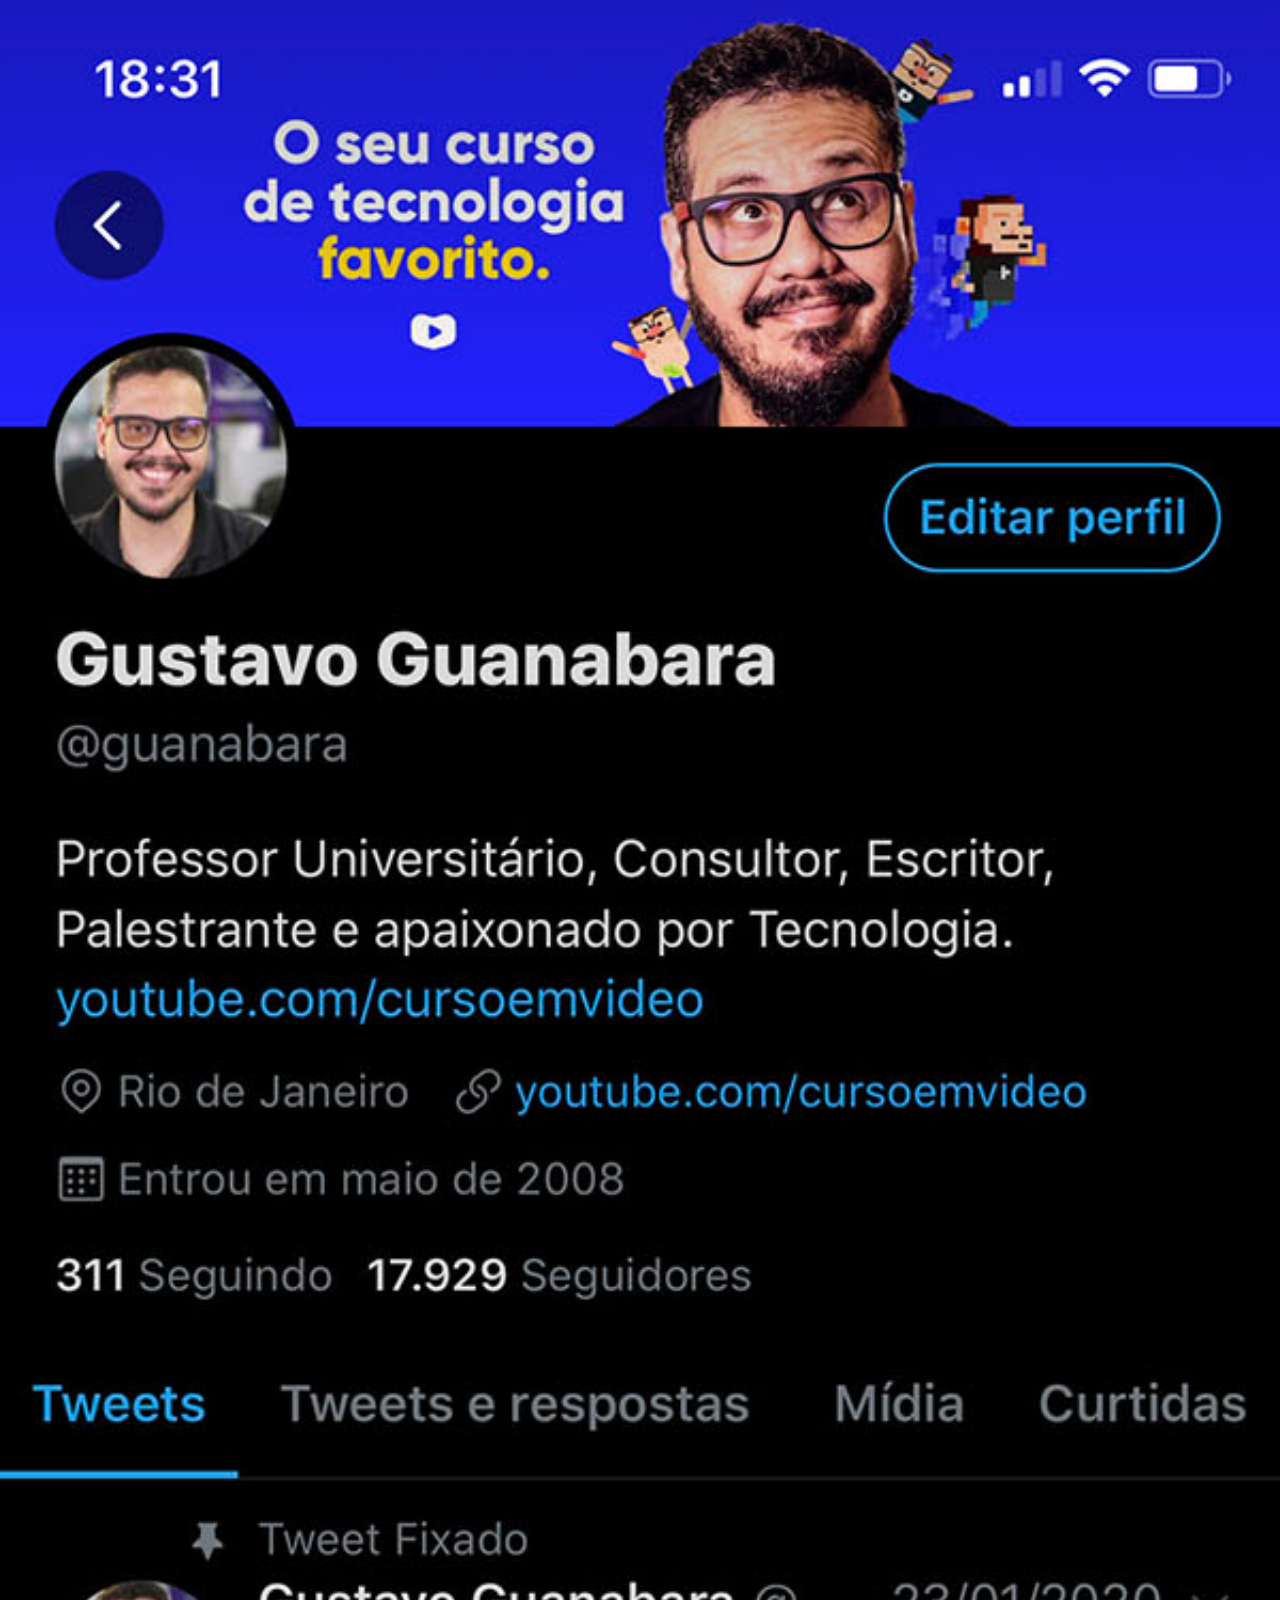
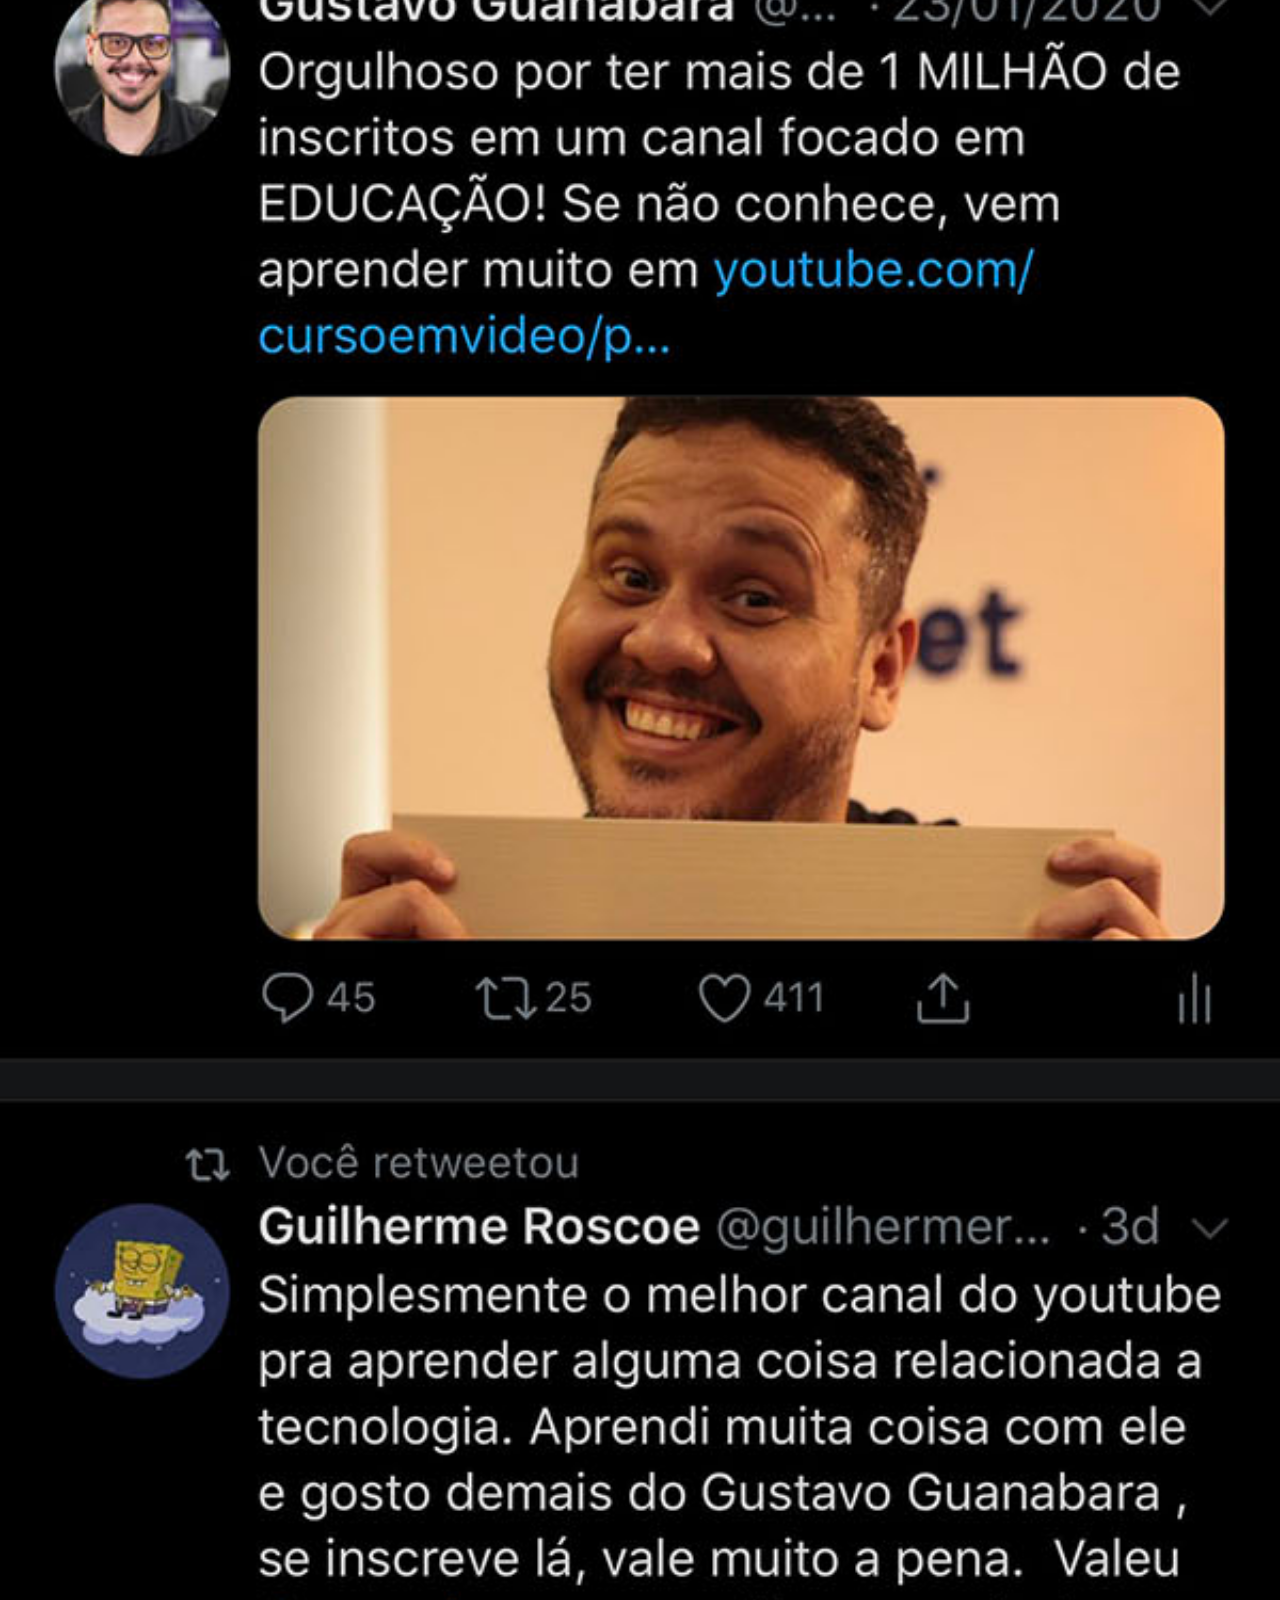
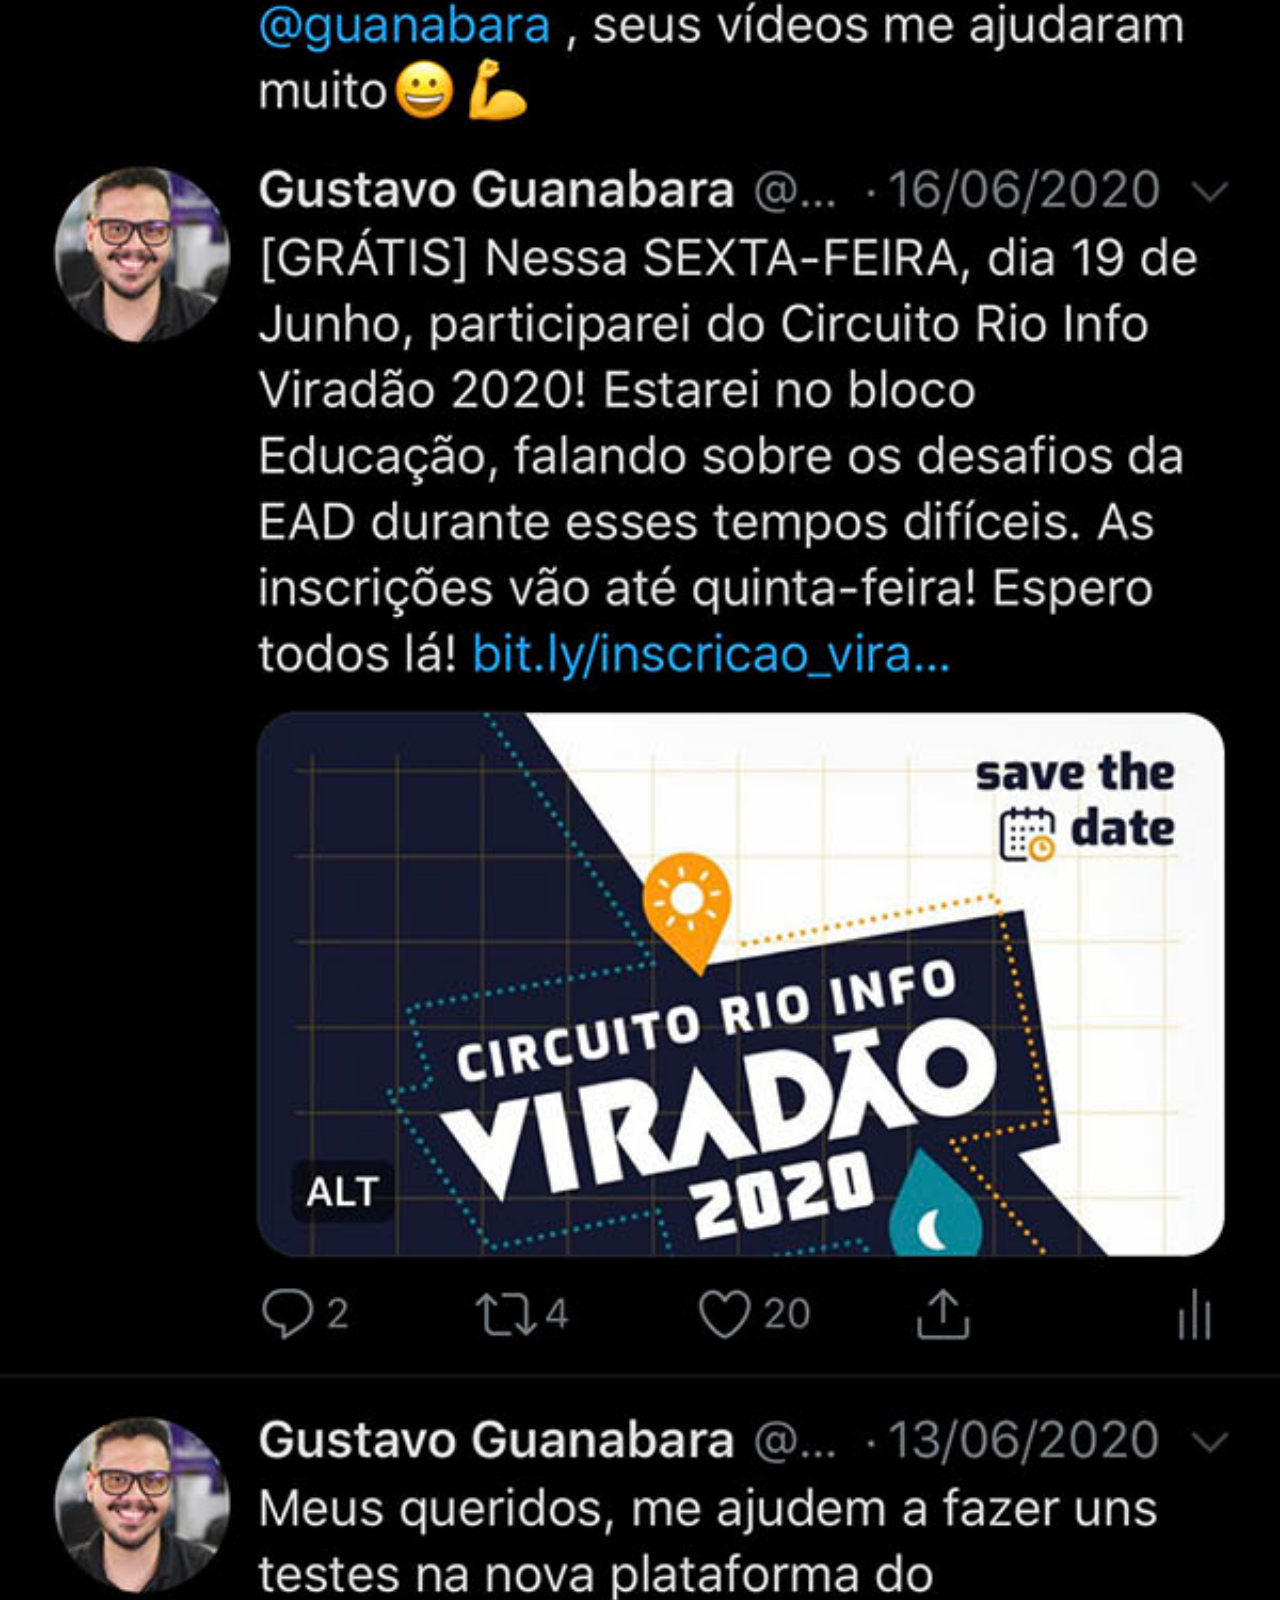
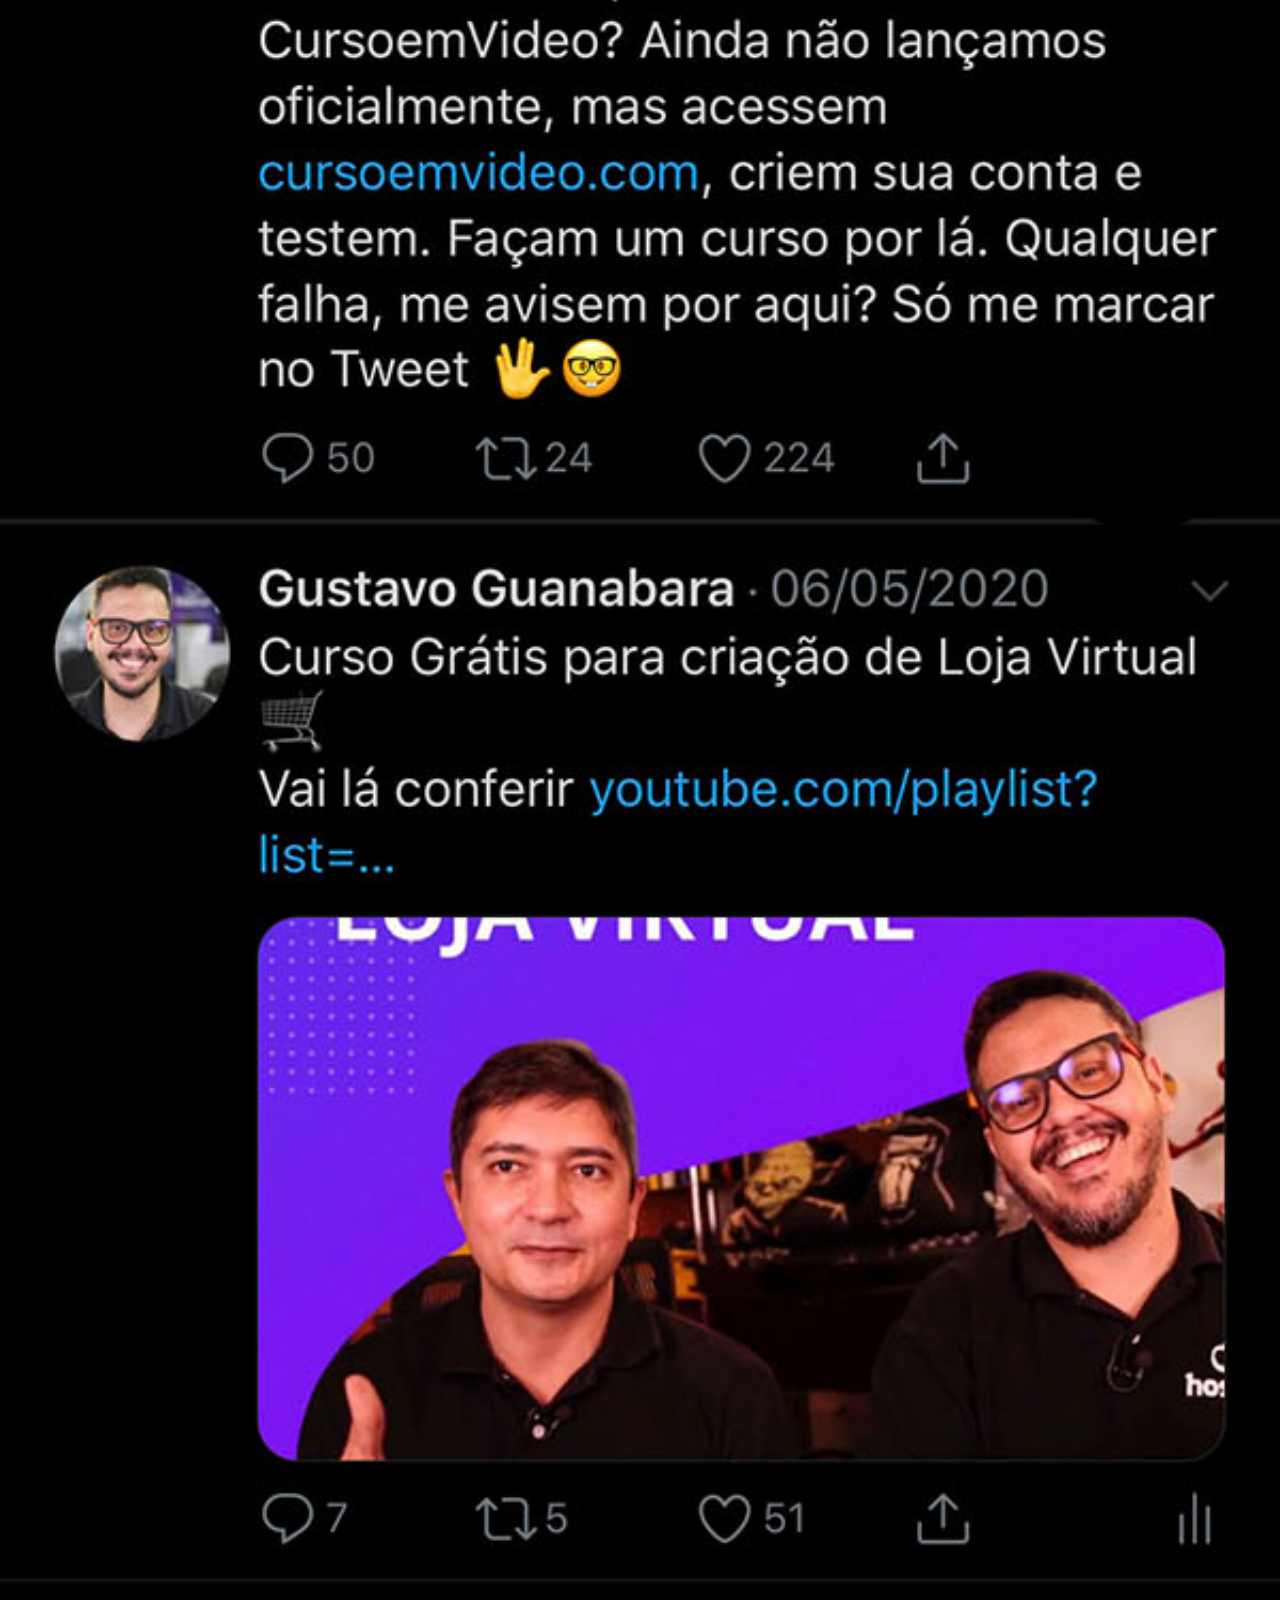
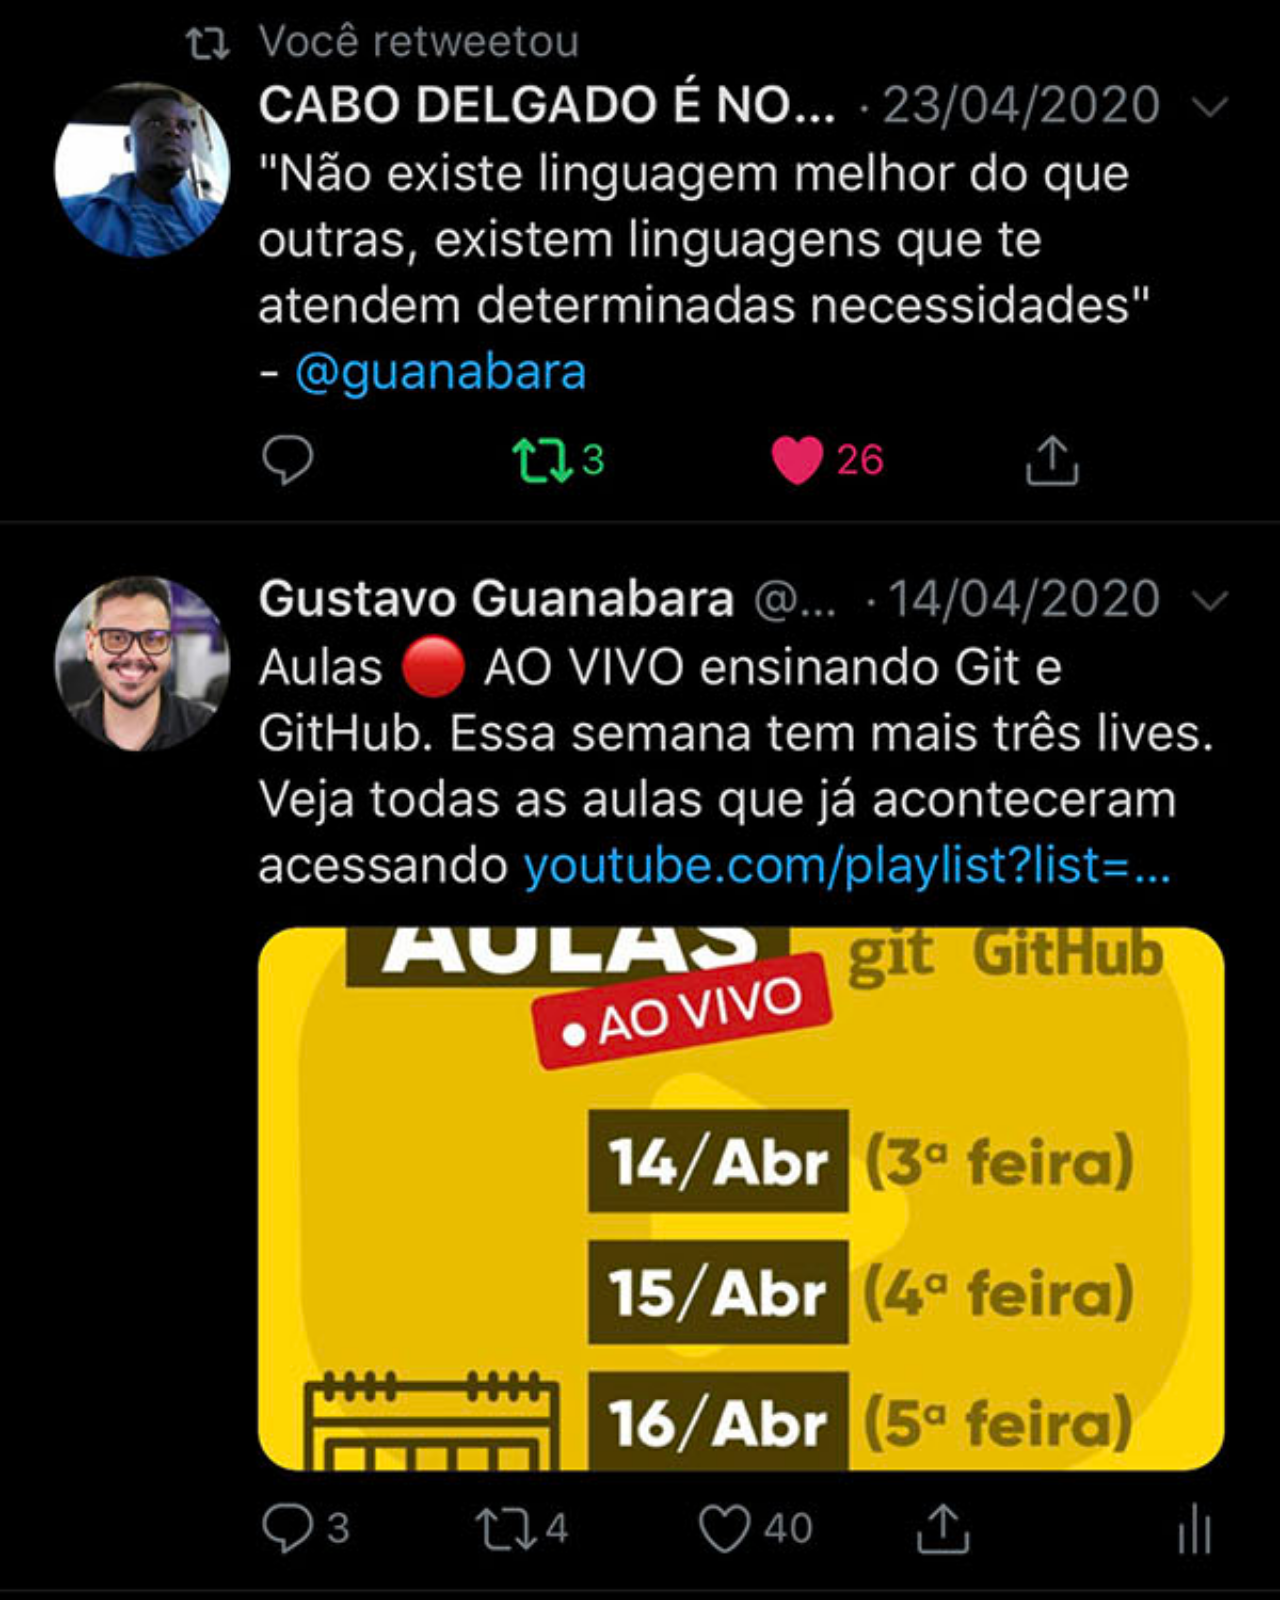
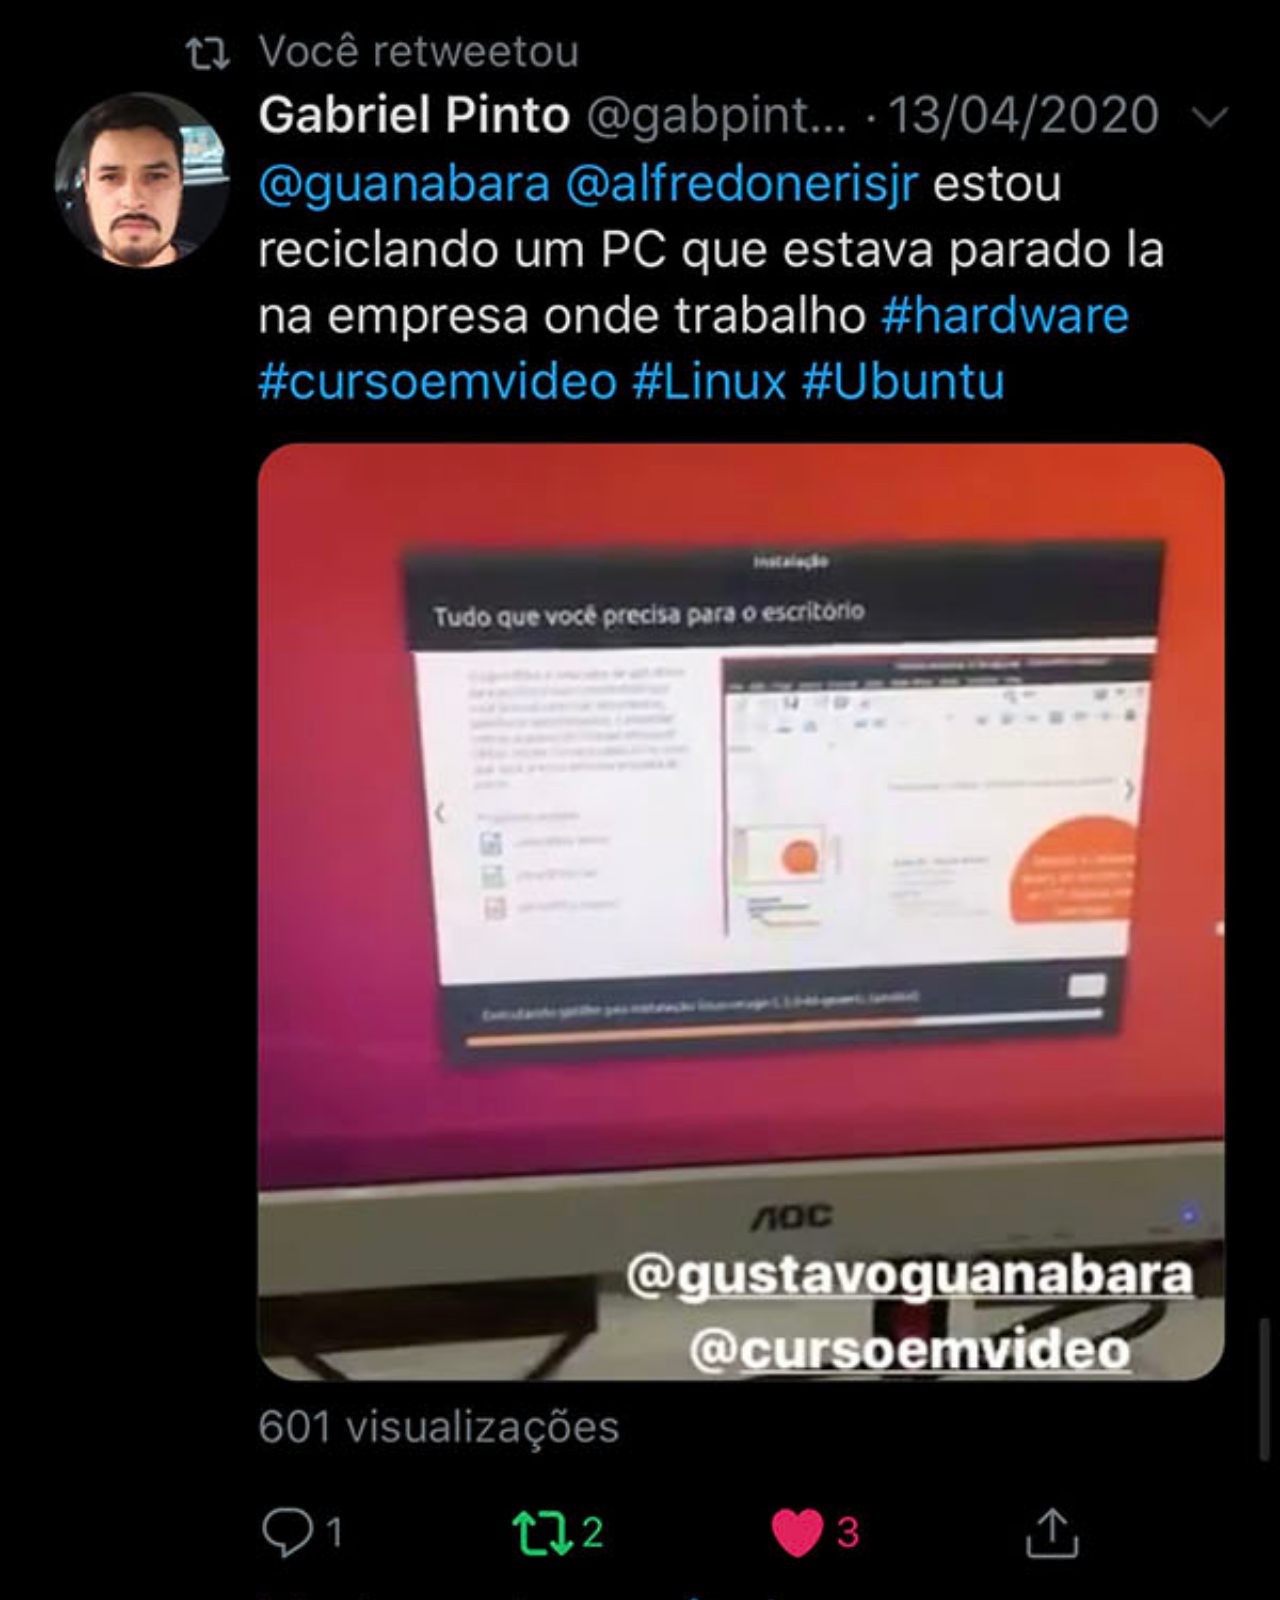
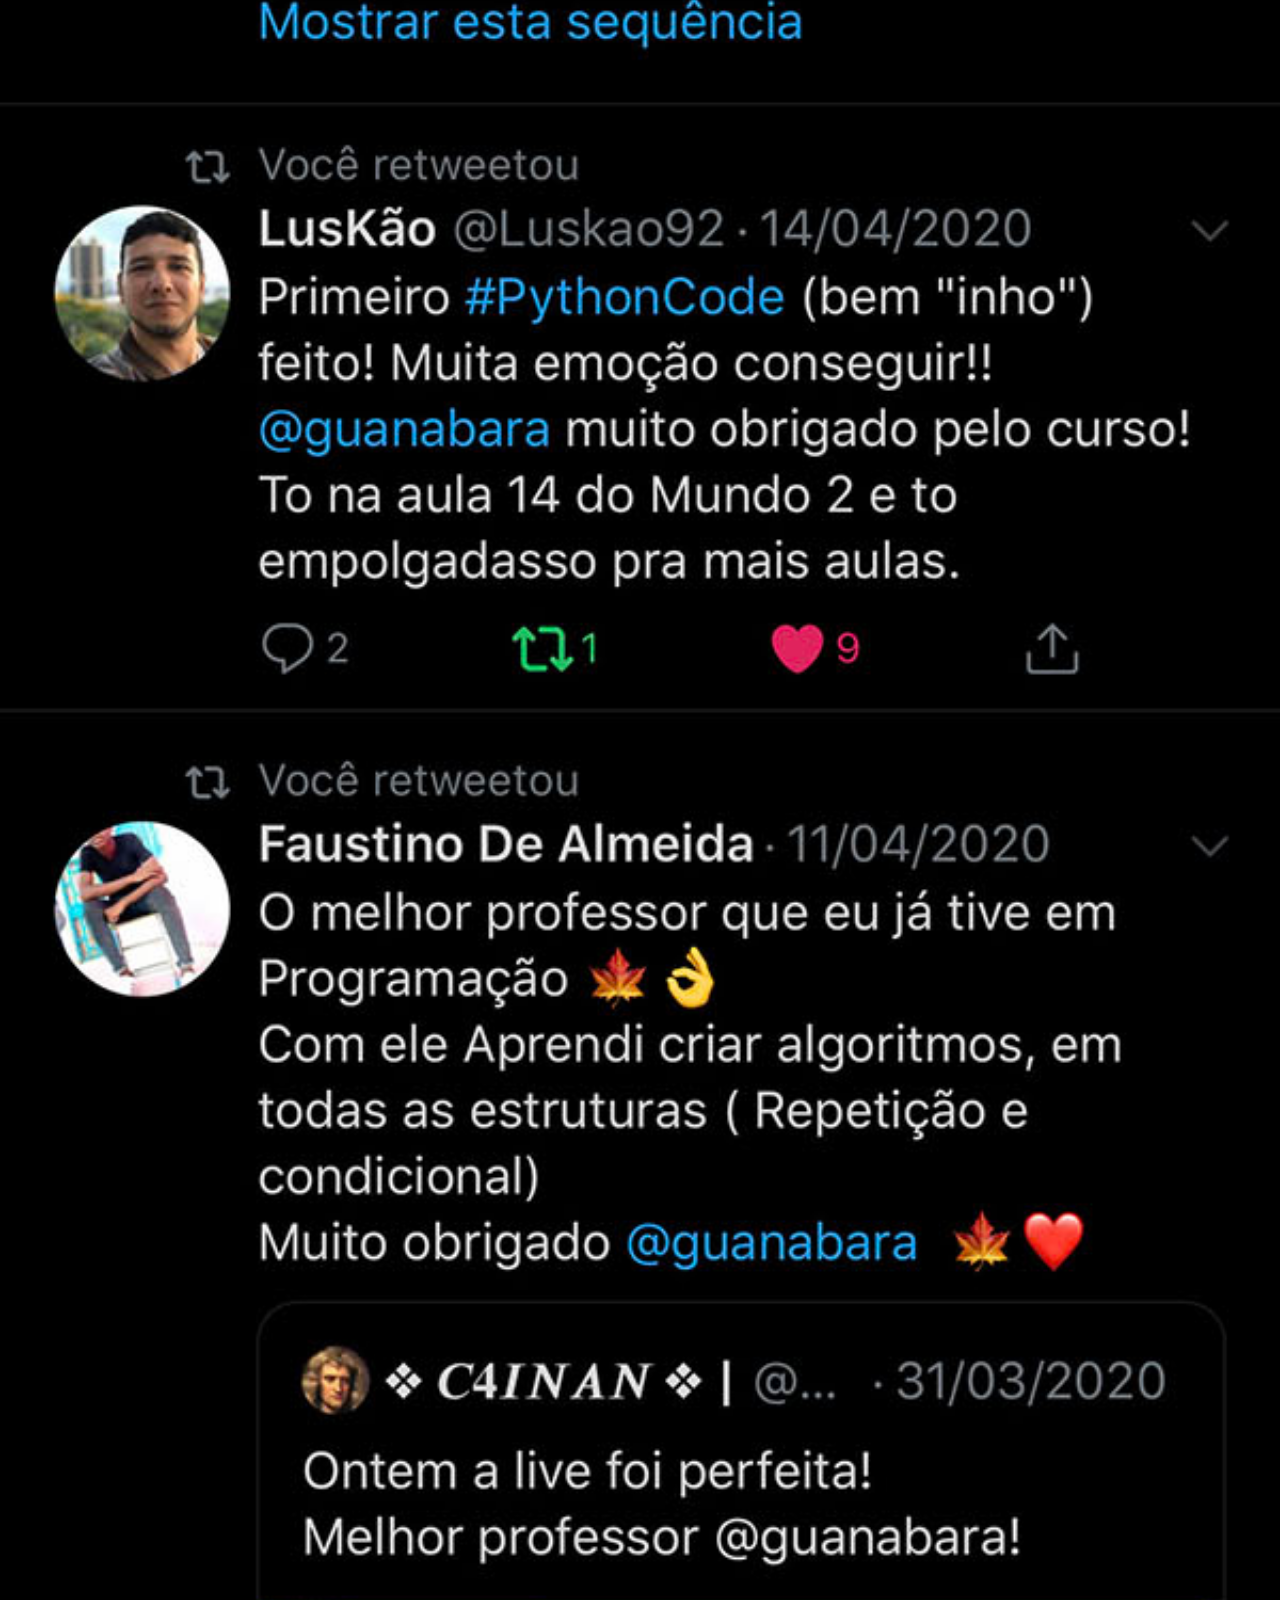
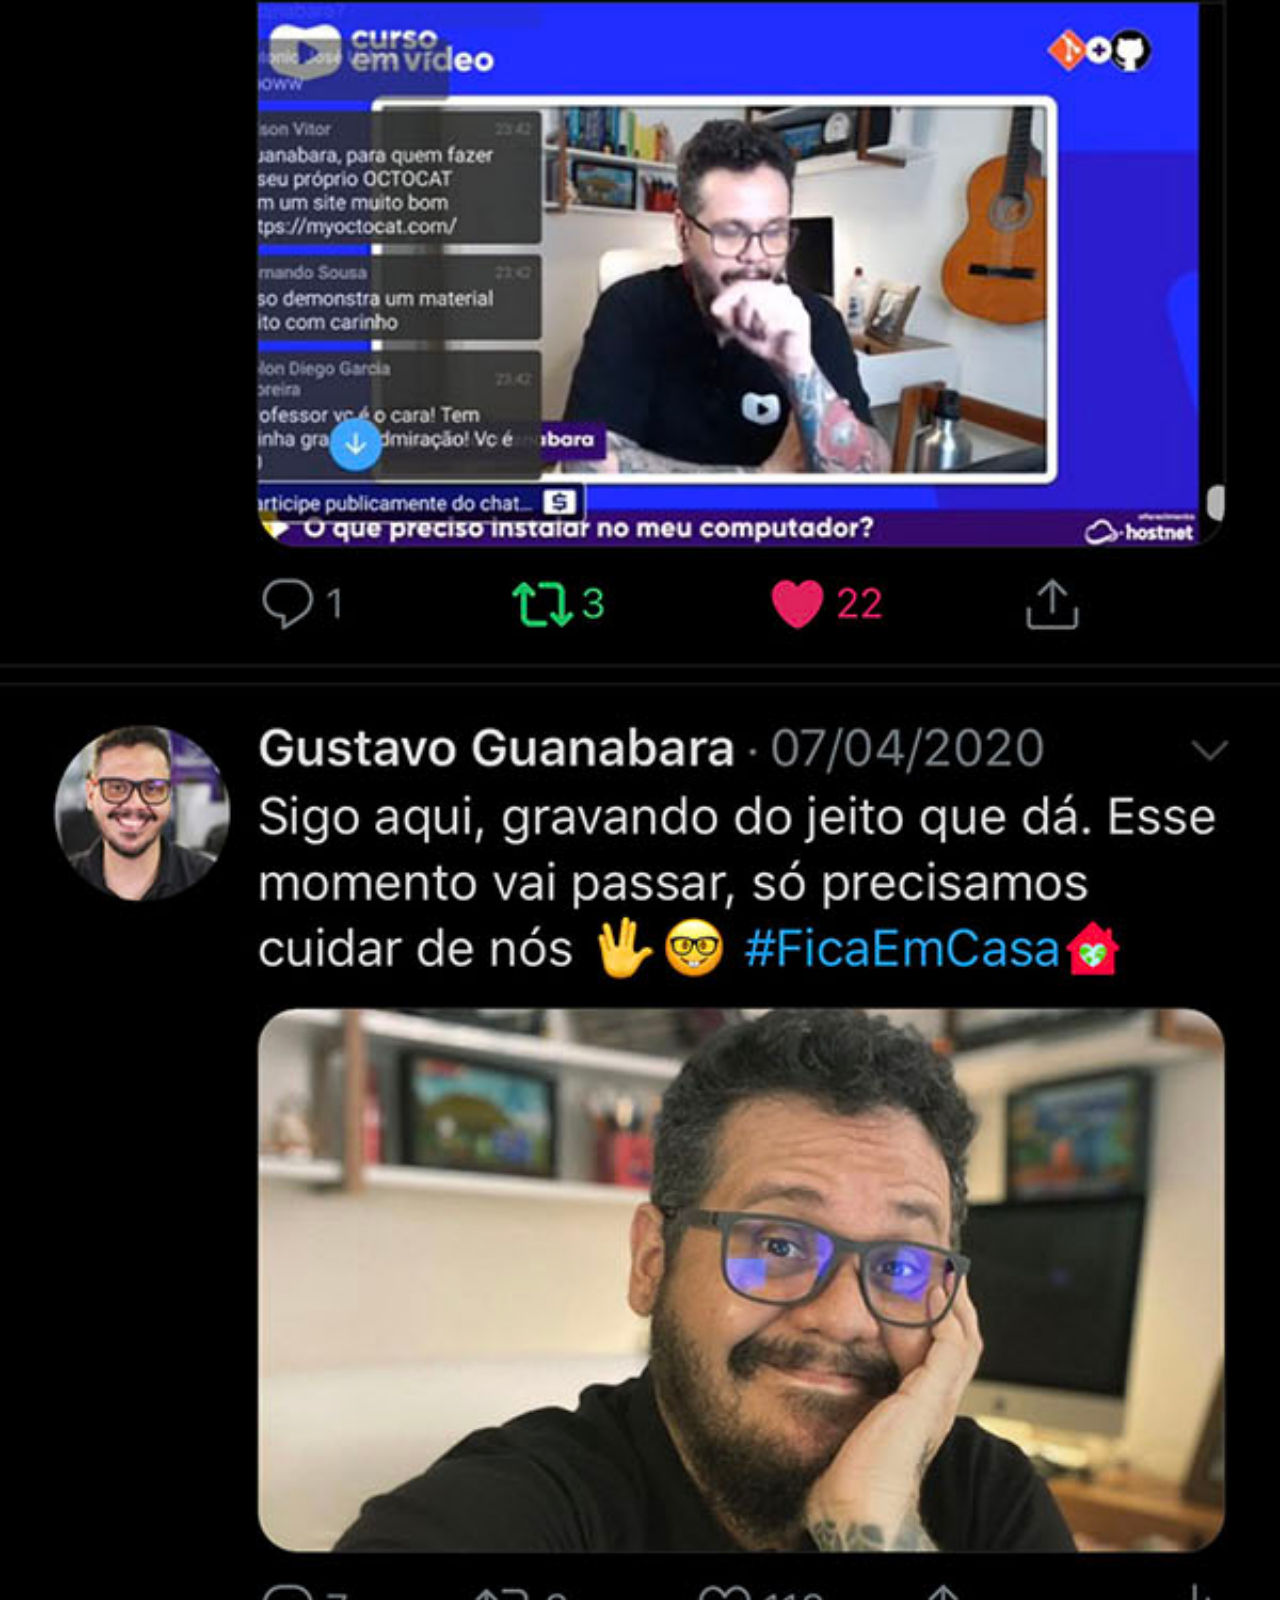
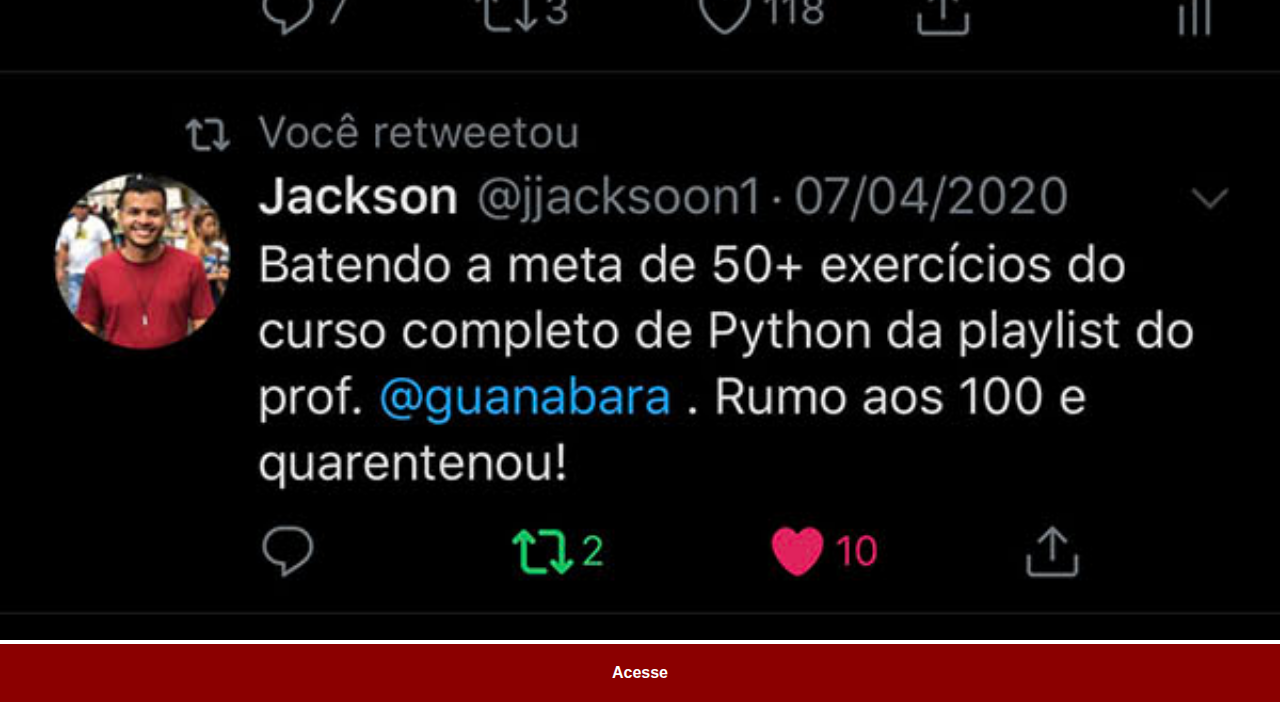
<file: twitter.html>
<!DOCTYPE html>
<html lang="pt-br">
<head>
    <meta charset="UTF-8">
    <meta name="viewport" content="width=device-width, initial-scale=1.0">
    <title>Twitter</title>
    <link rel="stylesheet" href="estilos/social.css">
</head>
<body>
    <img src="imagens/tela-twitter.jpg" alt="GitHub">
    <a href="#" target="_blank">Acesse</a>
</body>
</html>
</file>
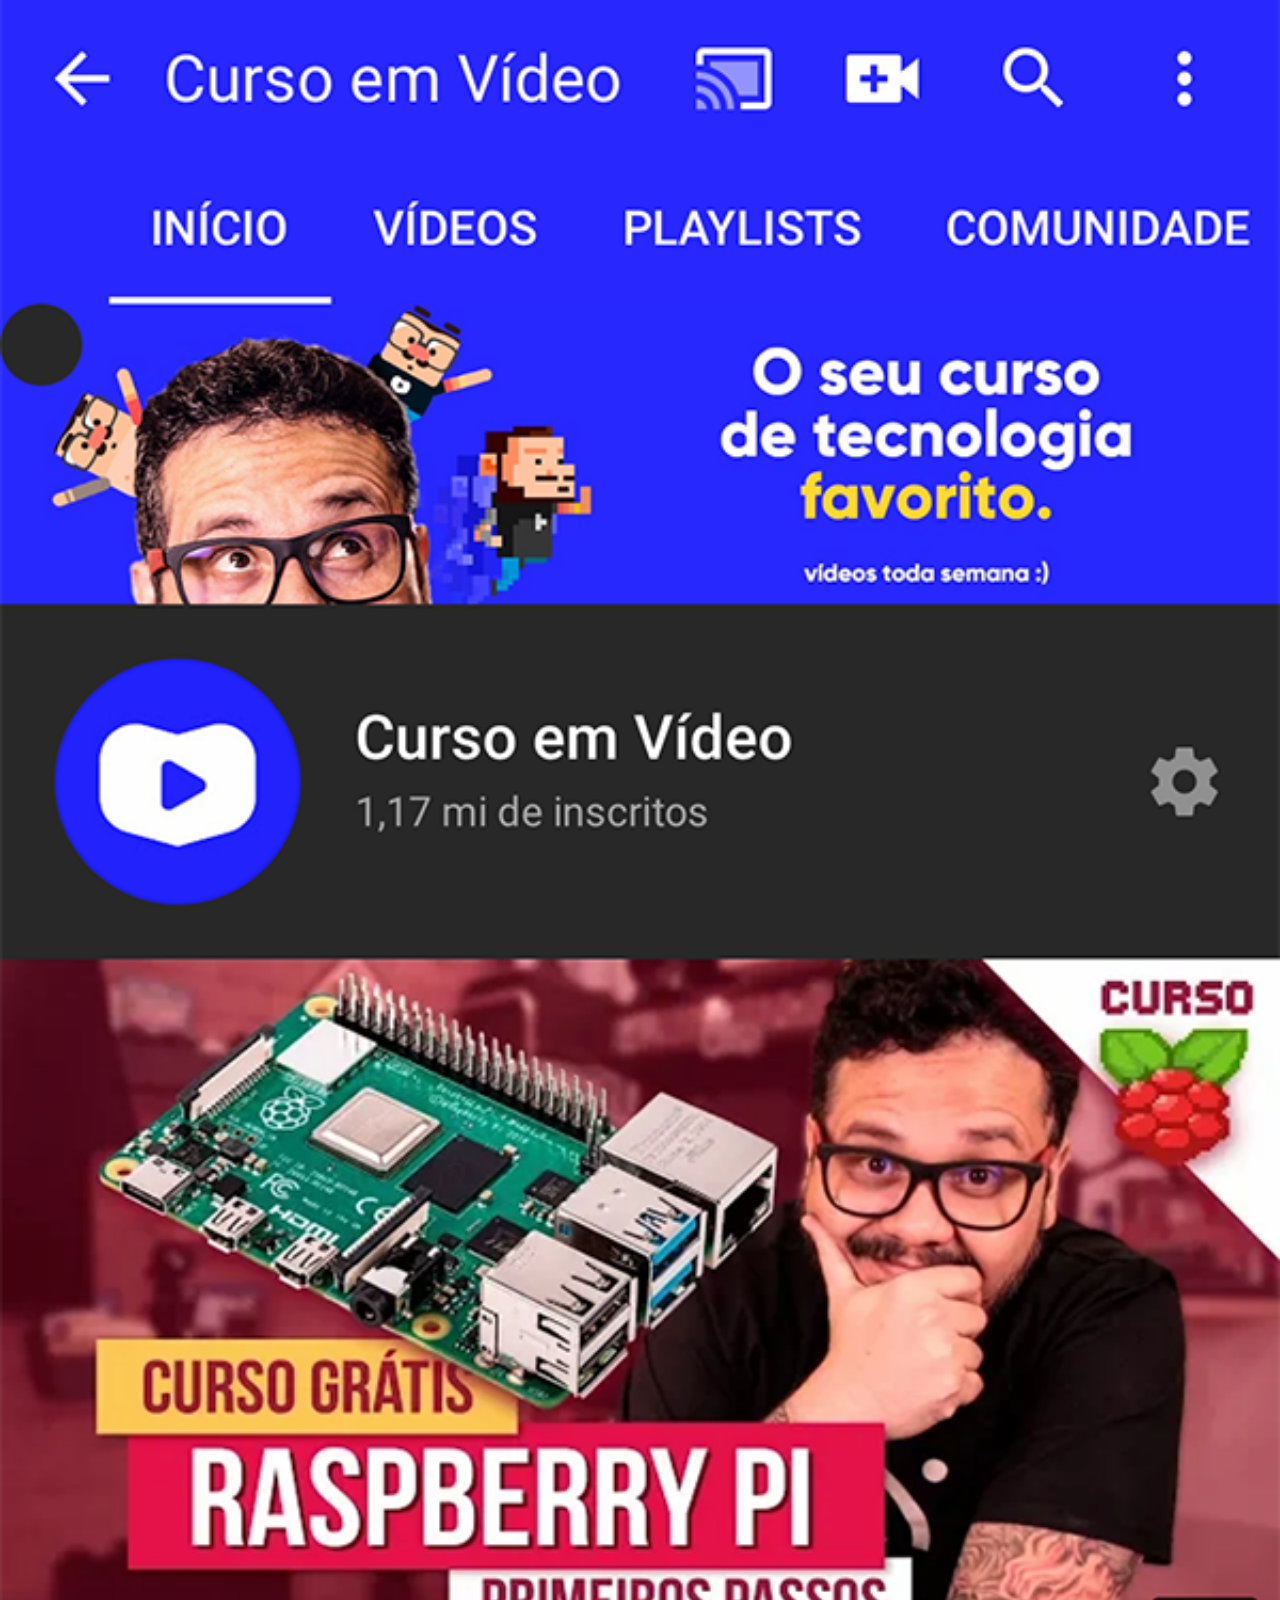
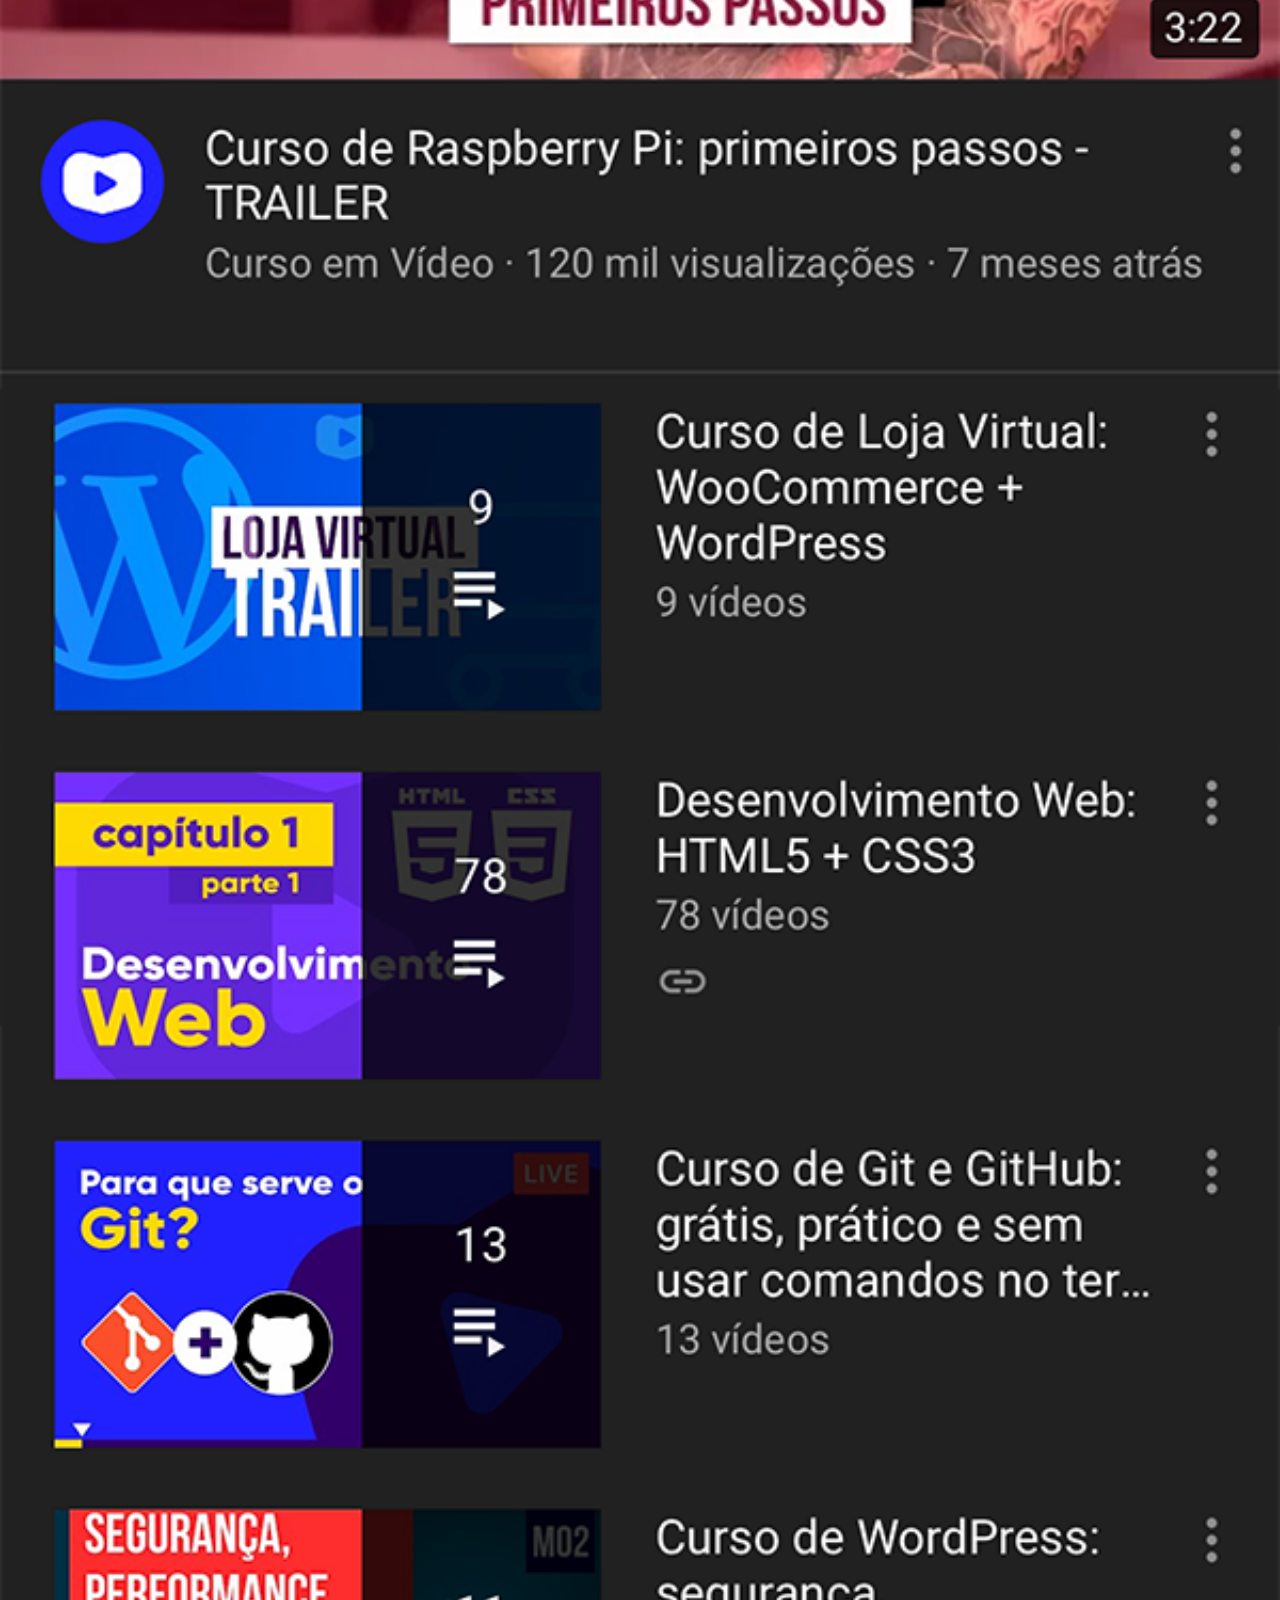
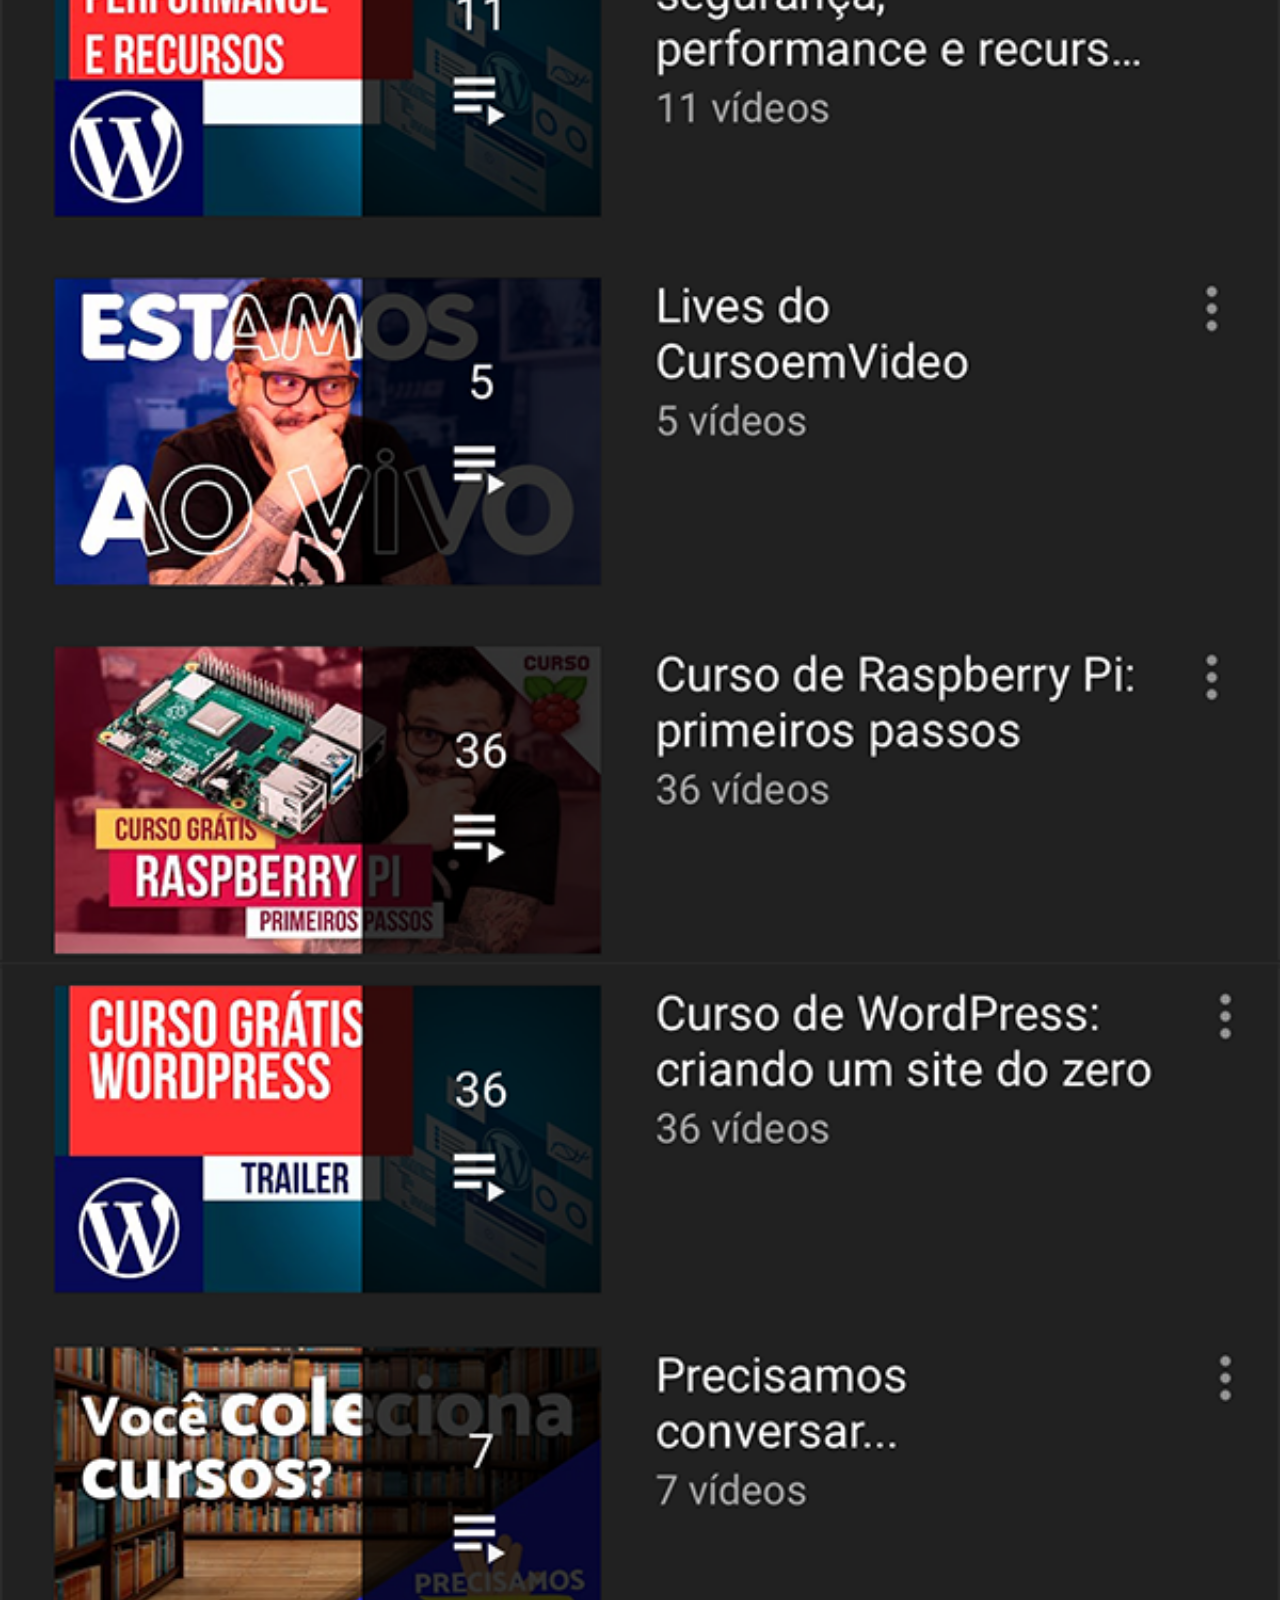
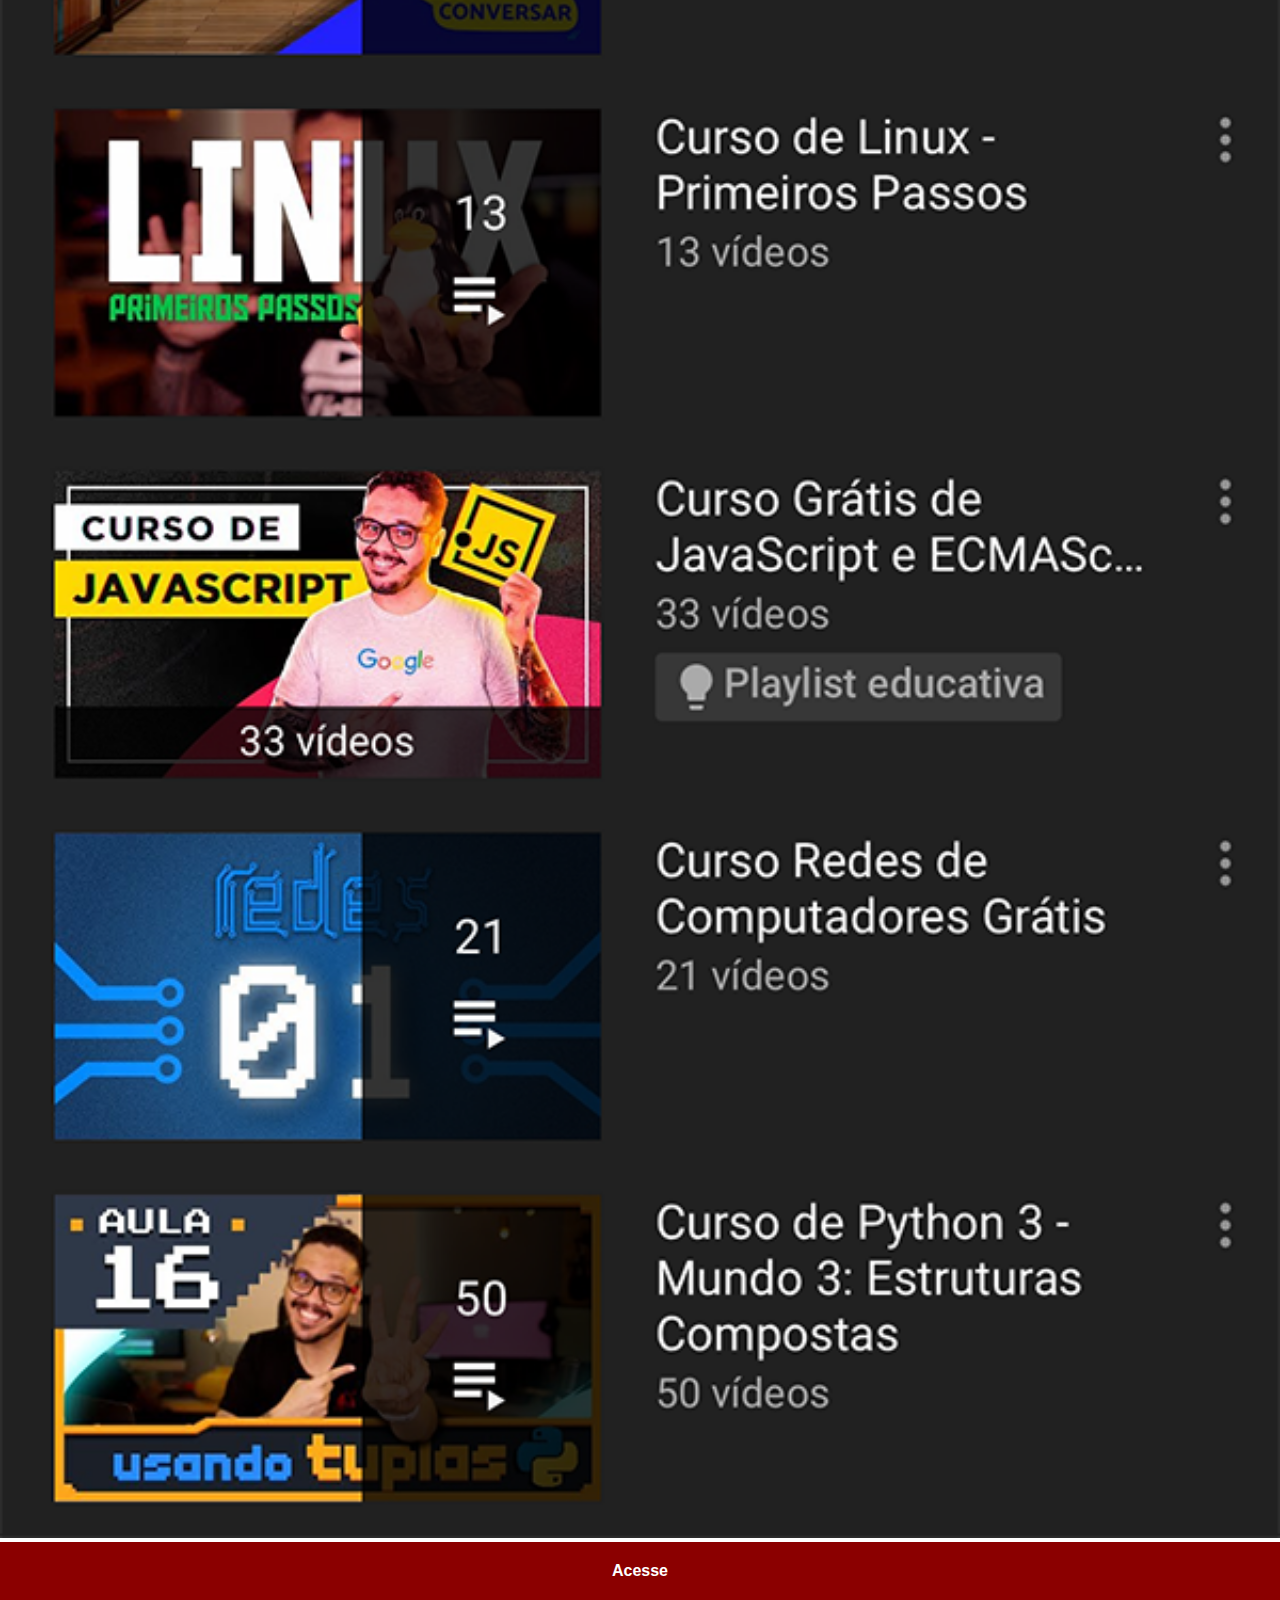
<file: youtube.html>
<!DOCTYPE html>
<html lang="pt-br">
<head>
    <meta charset="UTF-8">
    <meta name="viewport" content="width=device-width, initial-scale=1.0">
    <title>Youtube</title>
    <link rel="stylesheet" href="estilos/social.css">
</head>
<body>
    <img src="imagens/tela-youtube.png" alt="Youtube">
    <a href="https://www.youtube.com/watch?v=ar5UB2MxraE&list=PLHz_AreHm4dkcVCk2Bn_fdVQ81Fkrh6WT&index=15" target="_blank">Acesse</a>
</body>
</html>
</file>
<file: estilos/style.css>
@charset "UTF-8";
*{
    margin: 0;
    padding: 0;
    font-family: Arial, Helvetica, sans-serif;
}

html, body{
    height: 100vh;
    width: 100vw;
    background-color: black;
}

body{
    background: url('../imagens/fundo-madeira.jpg') no-repeat top center;
    background-size: cover;
    background-attachment: fixed;
}

main{
    height: 100vh;
    position: relative;
}

section#telefone{
    position: absolute;
    top: 50%;
    left: 50%;
    transform: translate(-50%, -50%);

    height: 627px;
    width: 311px;
    background: url('../imagens/frame-iphone.png') no-repeat;
}

iframe#tela{
    position: relative;
    top: 80px;
    left: 22px;
    height: 471px;
    width: 267px;
}

section#redes-sociais{
    text-align: right;
}

section#redes-sociais img{
    width: 50px;
    margin: 10px;
    border-radius: 50%;
    box-shadow: 2px 2px 5px rgba(0, 0, 0, 0.400);
    box-sizing: border-box;
}

section#redes-sociais img:hover{
    border: 2px solid rgba(255, 255, 255, 0.637);
    transform: translate(-3px, -3px);
    box-shadow: 5px 5px 10px rgba(0, 0, 0, 0.623);
    transition: transform 0.5s, border 1s;
}
</file>
<file: estilos/social.css>
@charset "UTF-8";
*{
            margin: 0px;
            padding: 0px;
            font-family: Arial, Helvetica, sans-serif;
        }

        ::-webkit-scrollbar{
             width: 0px;
             height: 0px;
        }

        img{    
            width: 100vw;
        }

        a{
            display: block;
            background-color: darkred;
            color: white;
            padding: 20px;
            text-align: center;
            font-weight: bolder;
            text-decoration: none;
        }

        a:hover{
            background-color: red;
        }
</file>
